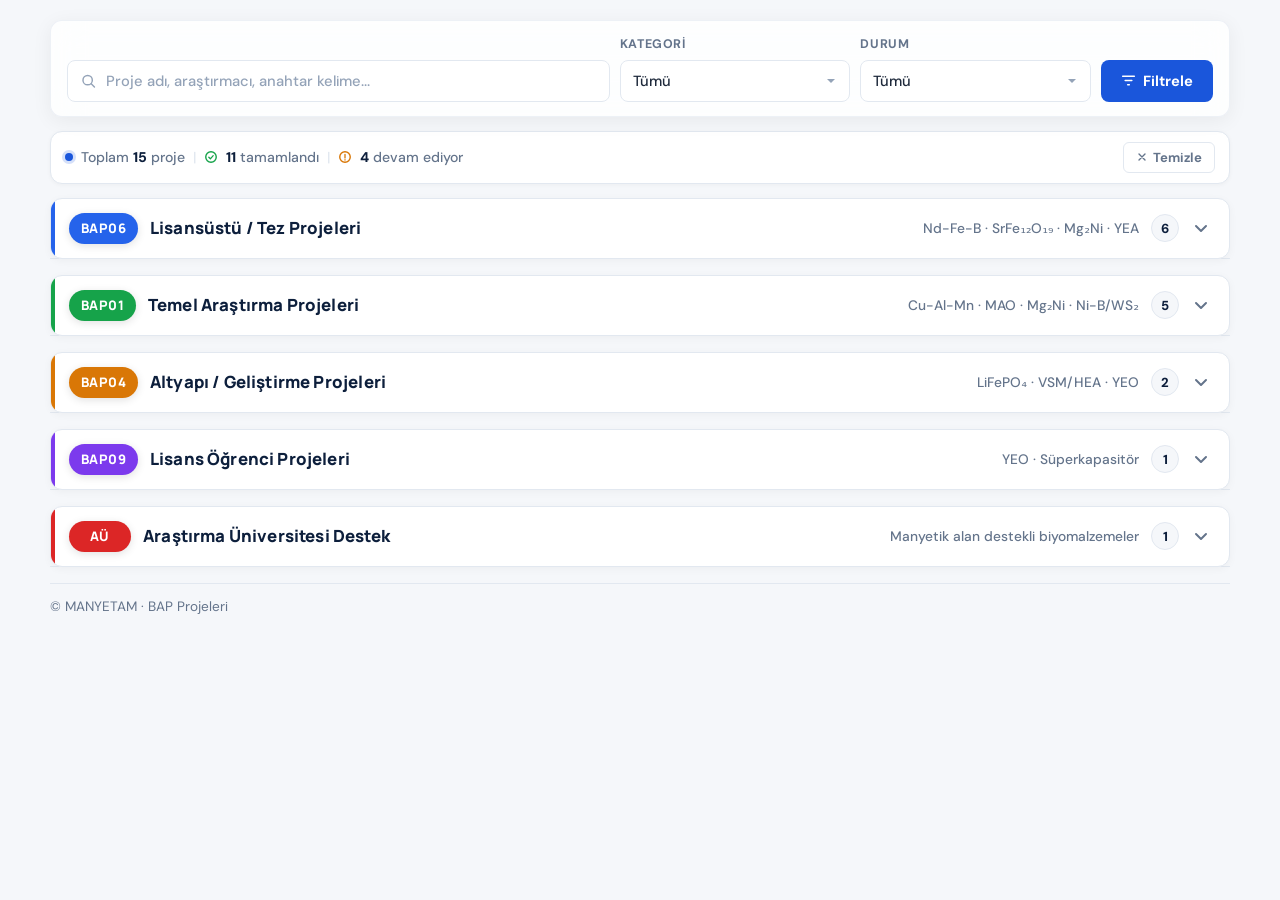
<file: docs/bapprojeleri/index.html>
<!doctype html>
<html lang="tr">
<head>
  <meta charset="UTF-8" />
  <meta name="viewport" content="width=device-width, initial-scale=1.0" />
  <title>BAP Projeleri | MANYETAM</title>
  <meta name="description" content="MANYETAM BAP destekli araştırma projeleri — kategoriye göre filtrelenebilir." />
  <link rel="preconnect" href="https://fonts.googleapis.com">
  <link rel="preconnect" href="https://fonts.gstatic.com" crossorigin>
  <link href="https://fonts.googleapis.com/css2?family=Manrope:wght@700;800&family=DM+Sans:ital,opsz,wght@0,9..40,400;0,9..40,500;0,9..40,600;0,9..40,700;1,9..40,400&display=swap" rel="stylesheet">
  <link rel="stylesheet" href="./style.css" />
</head>
<body>

  <main class="container main-wrap">

    <!-- Filter Panel -->
    <section class="filter-panel" aria-label="Filtreler">
      <div class="filter-grid">
        <div class="search-wrap">
          <svg class="search-ico" viewBox="0 0 20 20" fill="none">
            <circle cx="9" cy="9" r="5.5" stroke="#94a3b8" stroke-width="1.7"/>
            <path d="M13.2 13.2L17 17" stroke="#94a3b8" stroke-width="1.7" stroke-linecap="round"/>
          </svg>
          <input id="qSearch" type="text" class="f-input f-input--search"
            placeholder="Proje adı, araştırmacı, anahtar kelime..." autocomplete="off"/>
        </div>
        <div class="f-field">
          <label class="f-label" for="qCategory">Kategori</label>
          <select id="qCategory" class="f-select">
            <option value="">Tümü</option>
          </select>
        </div>
        <div class="f-field">
          <label class="f-label" for="qStatus">Durum</label>
          <select id="qStatus" class="f-select">
            <option value="">Tümü</option>
            <option value="done">Tamamlandı</option>
            <option value="ongoing">Devam Ediyor</option>
          </select>
        </div>
        <button id="btnFilter" class="btn-primary" type="button">
          <svg viewBox="0 0 18 18" fill="none" width="15" height="15">
            <path d="M2 4h14M5 9h8M8 14h2" stroke="white" stroke-width="1.8" stroke-linecap="round"/>
          </svg>
          Filtrele
        </button>
      </div>
    </section>

    <!-- Stats Bar -->
    <div class="stats-bar">
      <div class="stats-left">
        <span class="stats-dot"></span>
        <span>Toplam <strong id="countTotal">0</strong> proje</span>
        <span class="stats-pipe">|</span>
        <svg width="14" height="14" viewBox="0 0 16 16" fill="none" style="flex-shrink:0">
          <circle cx="8" cy="8" r="6" stroke="#16a34a" stroke-width="1.6"/>
          <path d="M5.5 8.3l1.8 1.8 3.2-3.6" stroke="#16a34a" stroke-width="1.5" stroke-linecap="round" stroke-linejoin="round"/>
        </svg>
        <span><strong id="countDone">0</strong> tamamlandı</span>
        <span class="stats-pipe">|</span>
        <svg width="14" height="14" viewBox="0 0 16 16" fill="none" style="flex-shrink:0">
          <circle cx="8" cy="8" r="6" stroke="#d97706" stroke-width="1.6"/>
          <path d="M8 5v4M8 11v.5" stroke="#d97706" stroke-width="1.5" stroke-linecap="round"/>
        </svg>
        <span><strong id="countOngoing">0</strong> devam ediyor</span>
      </div>
      <div class="stats-right">
        <button id="btnClear" class="exp-btn exp-btn--clear" type="button">
          <svg width="12" height="12" viewBox="0 0 16 16" fill="none">
            <path d="M4 4l8 8M12 4l-8 8" stroke="currentColor" stroke-width="1.8" stroke-linecap="round"/>
          </svg>
          Temizle
        </button>
      </div>
    </div>

    <!-- Project List -->
    <section id="projectList" class="project-list" aria-live="polite"></section>

    <!-- Empty State -->
    <template id="tplEmpty">
      <div class="state-box">
        <div class="state-ico">
          <svg width="48" height="48" viewBox="0 0 48 48" fill="none">
            <circle cx="24" cy="24" r="20" stroke="#cbd5e1" stroke-width="2"/>
            <circle cx="21" cy="21" r="8" stroke="#94a3b8" stroke-width="2.5"/>
            <path d="M27 27l8 8" stroke="#94a3b8" stroke-width="2.5" stroke-linecap="round"/>
          </svg>
        </div>
        <h3>Sonuç bulunamadı</h3>
        <p>Filtreleri değiştirip tekrar deneyebilirsiniz.</p>
      </div>
    </template>

    <!-- Error State -->
    <template id="tplError">
      <div class="state-box state-box--err">
        <div class="state-ico">
          <svg width="48" height="48" viewBox="0 0 48 48" fill="none">
            <path d="M24 8L4 40h40L24 8z" stroke="#dc2626" stroke-width="2.5" fill="none"/>
            <path d="M24 20v10M24 34v2" stroke="#dc2626" stroke-width="2.5" stroke-linecap="round"/>
          </svg>
        </div>
        <h3>Veri yüklenemedi</h3>
        <p><code>projects.json</code> dosyasını kontrol edin.</p>
      </div>
    </template>

    <footer class="site-foot">
      <div class="foot-rule"></div>
      <p>&copy; MANYETAM &middot; BAP Projeleri</p>
    </footer>
  </main>

  <div id="toast" class="toast" role="status" aria-live="polite" aria-atomic="true"></div>
  <script src="./app.js" defer></script>
</body>
</html>
</file>
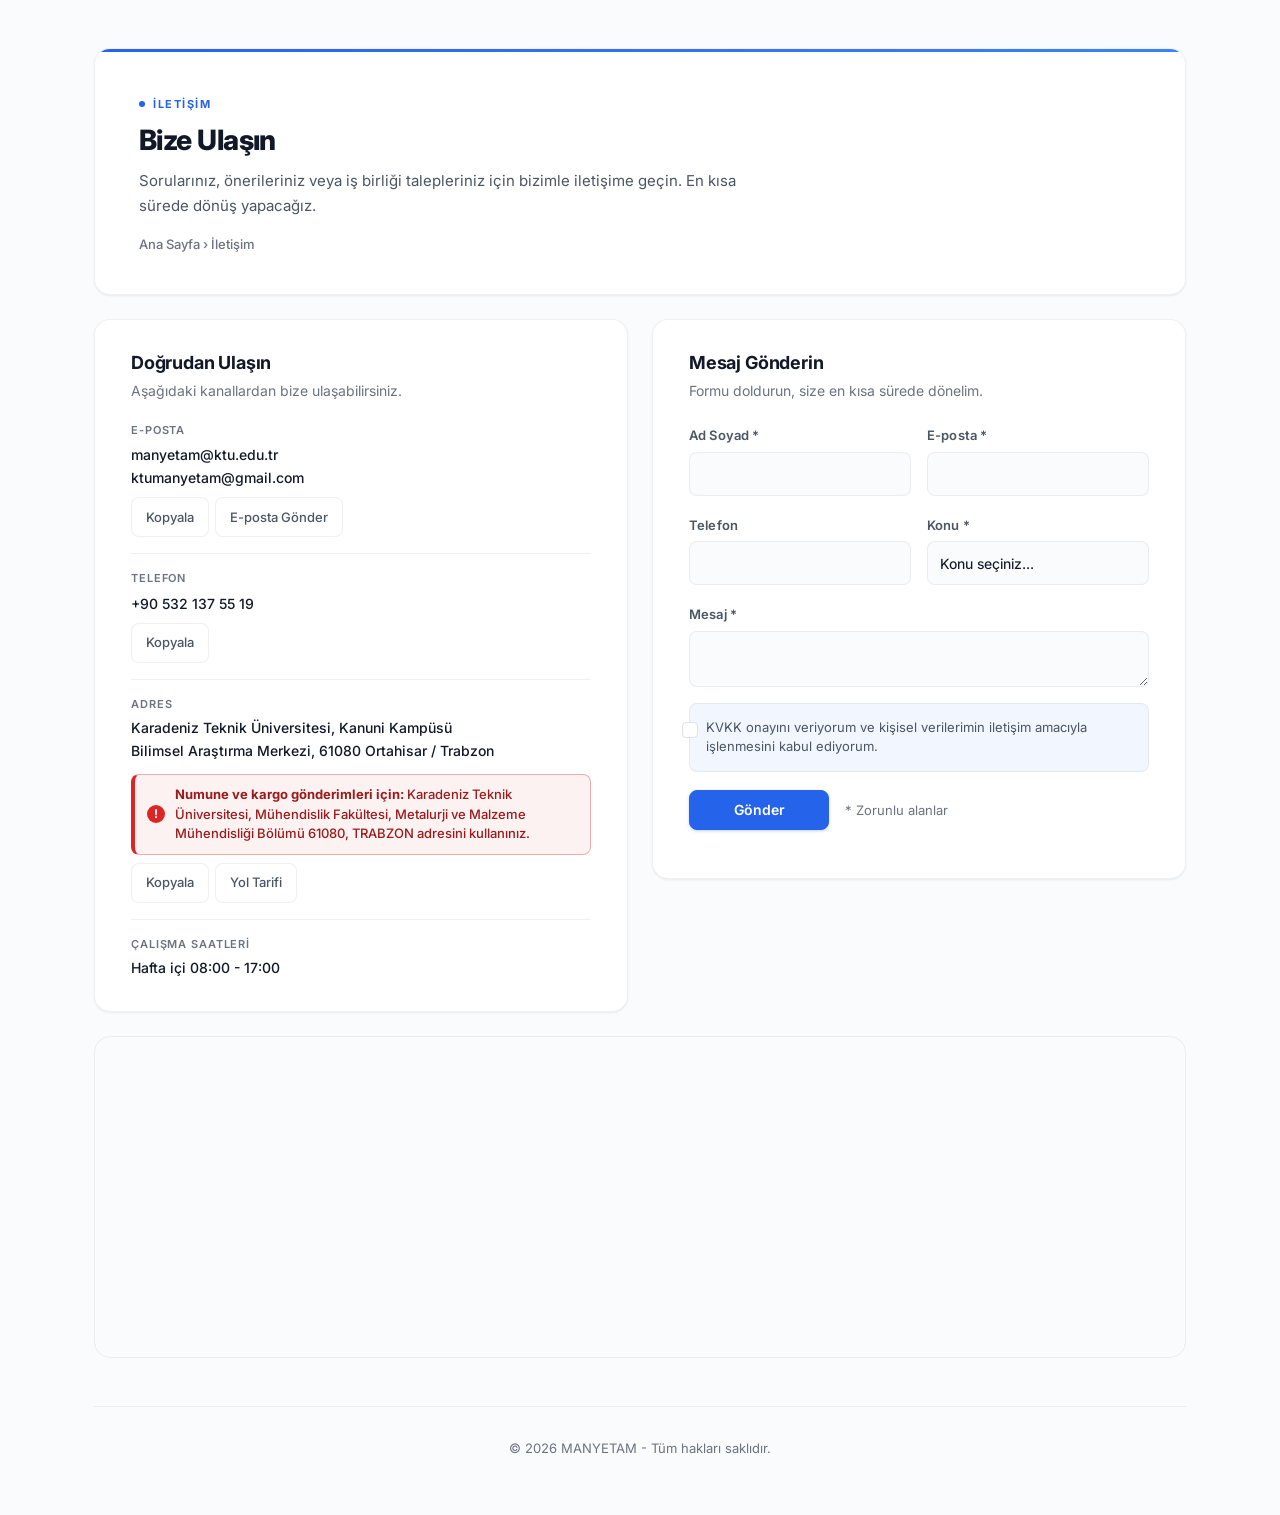
<file: docs/contact/index.html>
<!doctype html>
<html lang="tr">
<head>
  <meta charset="utf-8" />
  <meta name="viewport" content="width=device-width, initial-scale=1" />
  <title>İletişim | MANYETAM</title>
  <meta name="description" content="MANYETAM iletişim sayfası. Sorularınız, iş birliği talepleriniz ve bilgi istekleriniz için bize yazın." />
  <meta property="og:type" content="website" />
  <meta property="og:title" content="İletişim | MANYETAM" />
  <meta property="og:description" content="MANYETAM iletişim sayfası. Sorularınız, iş birliği talepleriniz ve bilgi istekleriniz için bize yazın." />
  <meta property="og:url" content="./" />
  <meta property="og:site_name" content="MANYETAM" />
  <meta name="theme-color" content="#0B5ED7" />

  <link rel="preconnect" href="https://fonts.googleapis.com" />
  <link rel="preconnect" href="https://fonts.gstatic.com" crossorigin />
  <link href="https://fonts.googleapis.com/css2?family=Inter:wght@400;450;500;600;700;800&display=swap" rel="stylesheet" />
  <link
    href="https://cdn.jsdelivr.net/npm/bootstrap@5.3.3/dist/css/bootstrap.min.css"
    rel="stylesheet"
    integrity="sha384-QWTKZyjpPEjISv5WaRU9OFeRpok6YctnYmDr5pNlyT2bRjXh0JMhjY6hW+ALEwIH"
    crossorigin="anonymous"
  />
  <link rel="stylesheet" href="./contact.css" />
  <script type="application/ld+json" id="contactSchema"></script>
</head>
<body class="mny-page">
  <main class="container mny-container py-4 py-lg-5">
    <section class="mny-hero mb-4" aria-labelledby="contactPageTitle">
      <p class="mny-kicker"><span class="mny-kicker-dot" aria-hidden="true"></span>İLETİŞİM</p>
      <h1 id="contactPageTitle" class="mny-hero-title">Bize Ulaşın</h1>
      <p class="mny-hero-description">Sorularınız, önerileriniz veya iş birliği talepleriniz için bizimle iletişime geçin. En kısa sürede dönüş yapacağız.</p>
      <p class="mny-breadcrumb" aria-label="Sayfa yolu">Ana Sayfa &rsaquo; İletişim</p>
    </section>

    <section class="row g-4" aria-label="İletişim içeriği">
      <div class="col-12 col-lg-6">
        <article class="mny-card mny-info-card" aria-labelledby="infoCardTitle">
          <h2 id="infoCardTitle" class="mny-card-title">Doğrudan Ulaşın</h2>
          <p class="mny-card-subtitle">Aşağıdaki kanallardan bize ulaşabilirsiniz.</p>

          <p id="infoOrgName" class="d-none">MANYETAM</p>

          <div class="mny-info-row">
            <p class="mny-info-label">E-posta</p>
            <div id="infoEmails" class="mny-info-value mny-stack"></div>
            <div class="mny-action-row">
              <button type="button" class="btn mny-btn mny-btn-outline btn-sm" data-copy-source="emails">Kopyala</button>
              <a id="emailAction" class="btn mny-btn mny-btn-outline btn-sm" href="#">E-posta Gönder</a>
            </div>
          </div>

          <div class="mny-info-row">
            <p class="mny-info-label">Telefon</p>
            <a id="infoPhone" class="mny-info-value-link" href="#">-</a>
            <div class="mny-action-row">
              <button type="button" class="btn mny-btn mny-btn-outline btn-sm" data-copy-source="phone">Kopyala</button>
            </div>
          </div>

          <div class="mny-info-row">
            <p class="mny-info-label">Adres</p>
            <div id="infoAddress" class="mny-info-value mny-stack"></div>
            <div class="mny-action-row">
              <button type="button" class="btn mny-btn mny-btn-outline btn-sm" data-copy-source="address">Kopyala</button>
              <a id="directionsAction" class="btn mny-btn mny-btn-outline btn-sm" href="#" target="_blank" rel="noopener">Yol Tarifi</a>
            </div>
          </div>

          <div class="mny-info-row">
            <p class="mny-info-label">Çalışma Saatleri</p>
            <p id="infoWorkingHours" class="mny-info-value mb-0">-</p>
          </div>
        </article>
      </div>

      <div class="col-12 col-lg-6">
        <article class="mny-card mny-form-card" aria-labelledby="formCardTitle">
          <h2 id="formCardTitle" class="mny-card-title">Mesaj Gönderin</h2>
          <p class="mny-card-subtitle">Formu doldurun, size en kısa sürede dönelim.</p>

          <!-- Kurulum: contact.config.json -> formspreeEndpoint (hazır) -->
          <p id="endpointHint" class="mny-inline-warning d-none" role="status" aria-live="polite"></p>

          <form id="contactForm" class="row g-3 mt-1" novalidate>
            <div class="col-12 col-md-6">
              <label class="form-label" for="fullName">Ad Soyad <span aria-hidden="true">*</span></label>
              <input class="form-control" id="fullName" name="fullName" type="text" autocomplete="name" required />
            </div>

            <div class="col-12 col-md-6">
              <label class="form-label" for="email">E-posta <span aria-hidden="true">*</span></label>
              <input class="form-control" id="email" name="email" type="email" autocomplete="email" required />
            </div>

            <div class="col-12 col-md-6">
              <label class="form-label" for="phone">Telefon</label>
              <input class="form-control" id="phone" name="phone" type="tel" autocomplete="tel" />
            </div>

            <div class="col-12 col-md-6">
              <label class="form-label" for="subject">Konu <span aria-hidden="true">*</span></label>
              <select class="form-select" id="subject" name="subject" required>
                <option value="" selected disabled>Konu seçiniz...</option>
                <option value="Genel">Genel</option>
                <option value="İş Birliği">İş Birliği</option>
                <option value="Proje">Proje</option>
                <option value="Basın">Basın</option>
                <option value="Diğer">Diğer</option>
              </select>
            </div>

            <div class="col-12">
              <label class="form-label" for="message">Mesaj <span aria-hidden="true">*</span></label>
              <textarea class="form-control mny-message" id="message" name="message" required></textarea>
            </div>

            <div class="col-12">
              <div class="form-check mny-consent-wrap">
                <input class="form-check-input" id="consent" name="consent" type="checkbox" value="approved" required />
                <label class="form-check-label" for="consent">KVKK onayını veriyorum ve kişisel verilerimin iletişim amacıyla işlenmesini kabul ediyorum.</label>
              </div>
            </div>

            <div class="col-12 d-flex flex-wrap align-items-center gap-3">
              <button id="submitButton" type="submit" class="btn mny-btn mny-btn-primary">
                <span id="submitSpinner" class="spinner-border spinner-border-sm me-2 d-none" aria-hidden="true"></span>
                <span id="submitText">Gönder</span>
              </button>
              <p class="mny-helper mb-0">* Zorunlu alanlar</p>
            </div>

            <div class="col-12">
              <div id="formStatus" class="mny-form-status d-none" role="status" aria-live="polite"></div>
            </div>
          </form>
        </article>
      </div>

      <div class="col-12">
        <div class="mny-map-frame mny-map-standalone">
          <iframe id="mapEmbed" title="MANYETAM Konum Haritası" loading="lazy" referrerpolicy="no-referrer-when-downgrade"></iframe>
        </div>
      </div>
    </section>

    <footer class="mny-footer mt-5">
      <p class="mb-0">&copy; <span id="yearNow"></span> MANYETAM - Tüm hakları saklıdır.</p>
    </footer>
  </main>

  <div id="copyToast" class="mny-copy-toast" role="status" aria-live="polite"></div>

  <script src="./contact.js" defer></script>
</body>
</html>
</file>
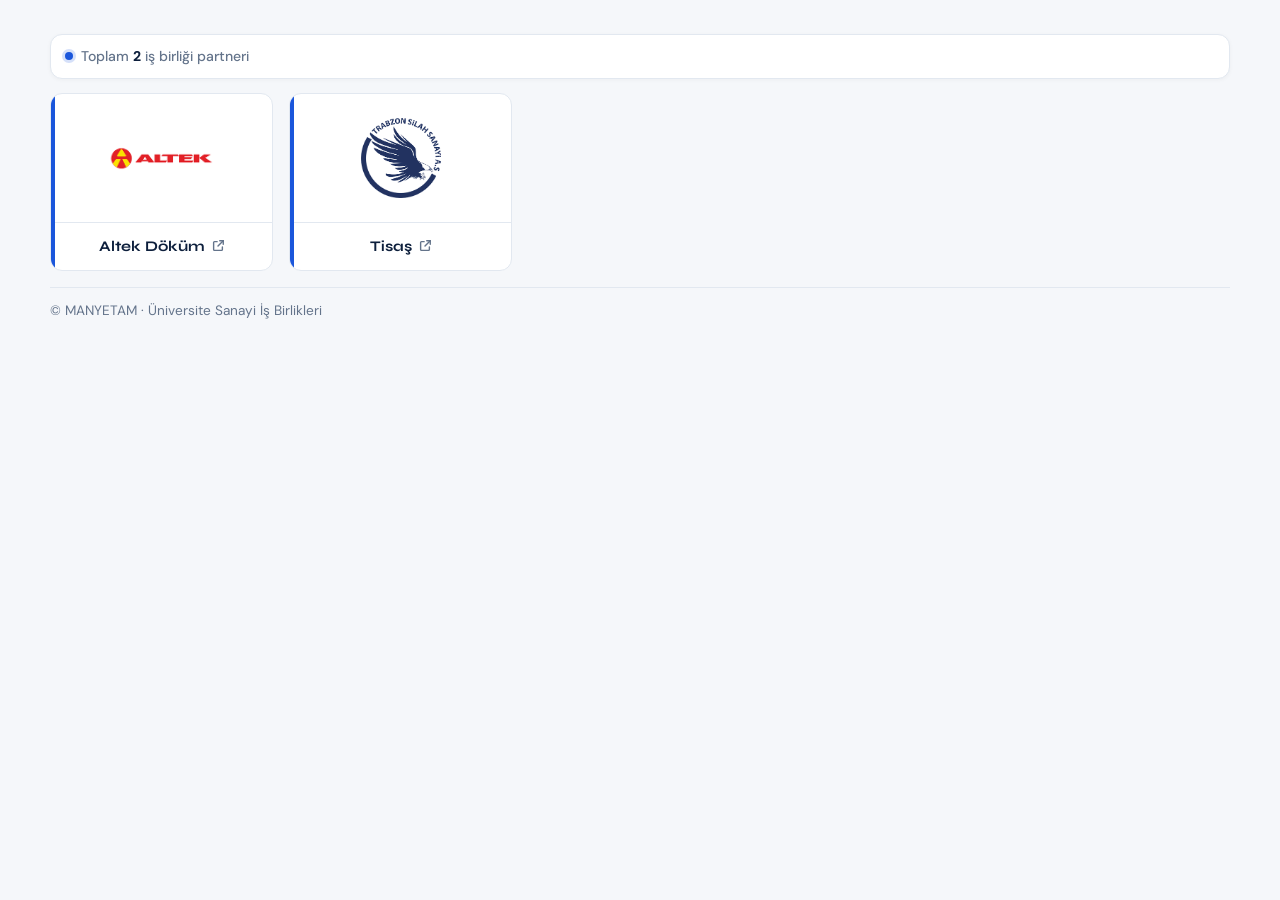
<file: docs/isbirlikleri/index.html>
<!doctype html>
<html lang="tr">
<head>
  <meta charset="UTF-8" />
  <meta name="viewport" content="width=device-width, initial-scale=1.0" />
  <title>Üniversite Sanayi İş Birlikleri | MANYETAM</title>
  <meta name="description" content="MANYETAM üniversite sanayi iş birlikleri — partner firmalar." />
  <link rel="preconnect" href="https://fonts.googleapis.com">
  <link rel="preconnect" href="https://fonts.gstatic.com" crossorigin>
  <link href="https://fonts.googleapis.com/css2?family=Syne:wght@700;800&family=DM+Sans:ital,opsz,wght@0,9..40,400;0,9..40,500;0,9..40,600;0,9..40,700;1,9..40,400&display=swap" rel="stylesheet">
  <link rel="stylesheet" href="./style.css" />
</head>
<body>

  <main class="container main-wrap">

    <!-- Stats Bar -->
    <div class="stats-bar">
      <div class="stats-left">
        <span class="stats-dot"></span>
        <span>Toplam <strong id="countTotal">0</strong> iş birliği partneri</span>
      </div>
    </div>

    <!-- Company Grid -->
    <section id="companyGrid" class="company-grid" aria-live="polite"></section>

    <!-- Empty State -->
    <template id="tplEmpty">
      <div class="state-box">
        <div class="state-ico">
          <svg width="48" height="48" viewBox="0 0 48 48" fill="none">
            <rect x="8" y="12" width="32" height="24" rx="3" stroke="#94a3b8" stroke-width="2.5"/>
            <path d="M8 20h32" stroke="#94a3b8" stroke-width="2"/>
            <circle cx="24" cy="30" r="4" stroke="#cbd5e1" stroke-width="2"/>
          </svg>
        </div>
        <h3>Partner bulunamadı</h3>
        <p>Henüz iş birliği verisi eklenmemiş.</p>
      </div>
    </template>

    <!-- Error State -->
    <template id="tplError">
      <div class="state-box state-box--err">
        <div class="state-ico">
          <svg width="48" height="48" viewBox="0 0 48 48" fill="none">
            <path d="M24 8L4 40h40L24 8z" stroke="#dc2626" stroke-width="2.5" fill="none"/>
            <path d="M24 20v10M24 34v2" stroke="#dc2626" stroke-width="2.5" stroke-linecap="round"/>
          </svg>
        </div>
        <h3>Veri yüklenemedi</h3>
        <p><code>companies.json</code> dosyasını kontrol edin.</p>
      </div>
    </template>

    <footer class="site-foot">
      <div class="foot-rule"></div>
      <p>&copy; MANYETAM &middot; Üniversite Sanayi İş Birlikleri</p>
    </footer>
  </main>

  <div id="toast" class="toast" role="status" aria-live="polite" aria-atomic="true"></div>
  <script src="./app.js" defer></script>
</body>
</html>
</file>
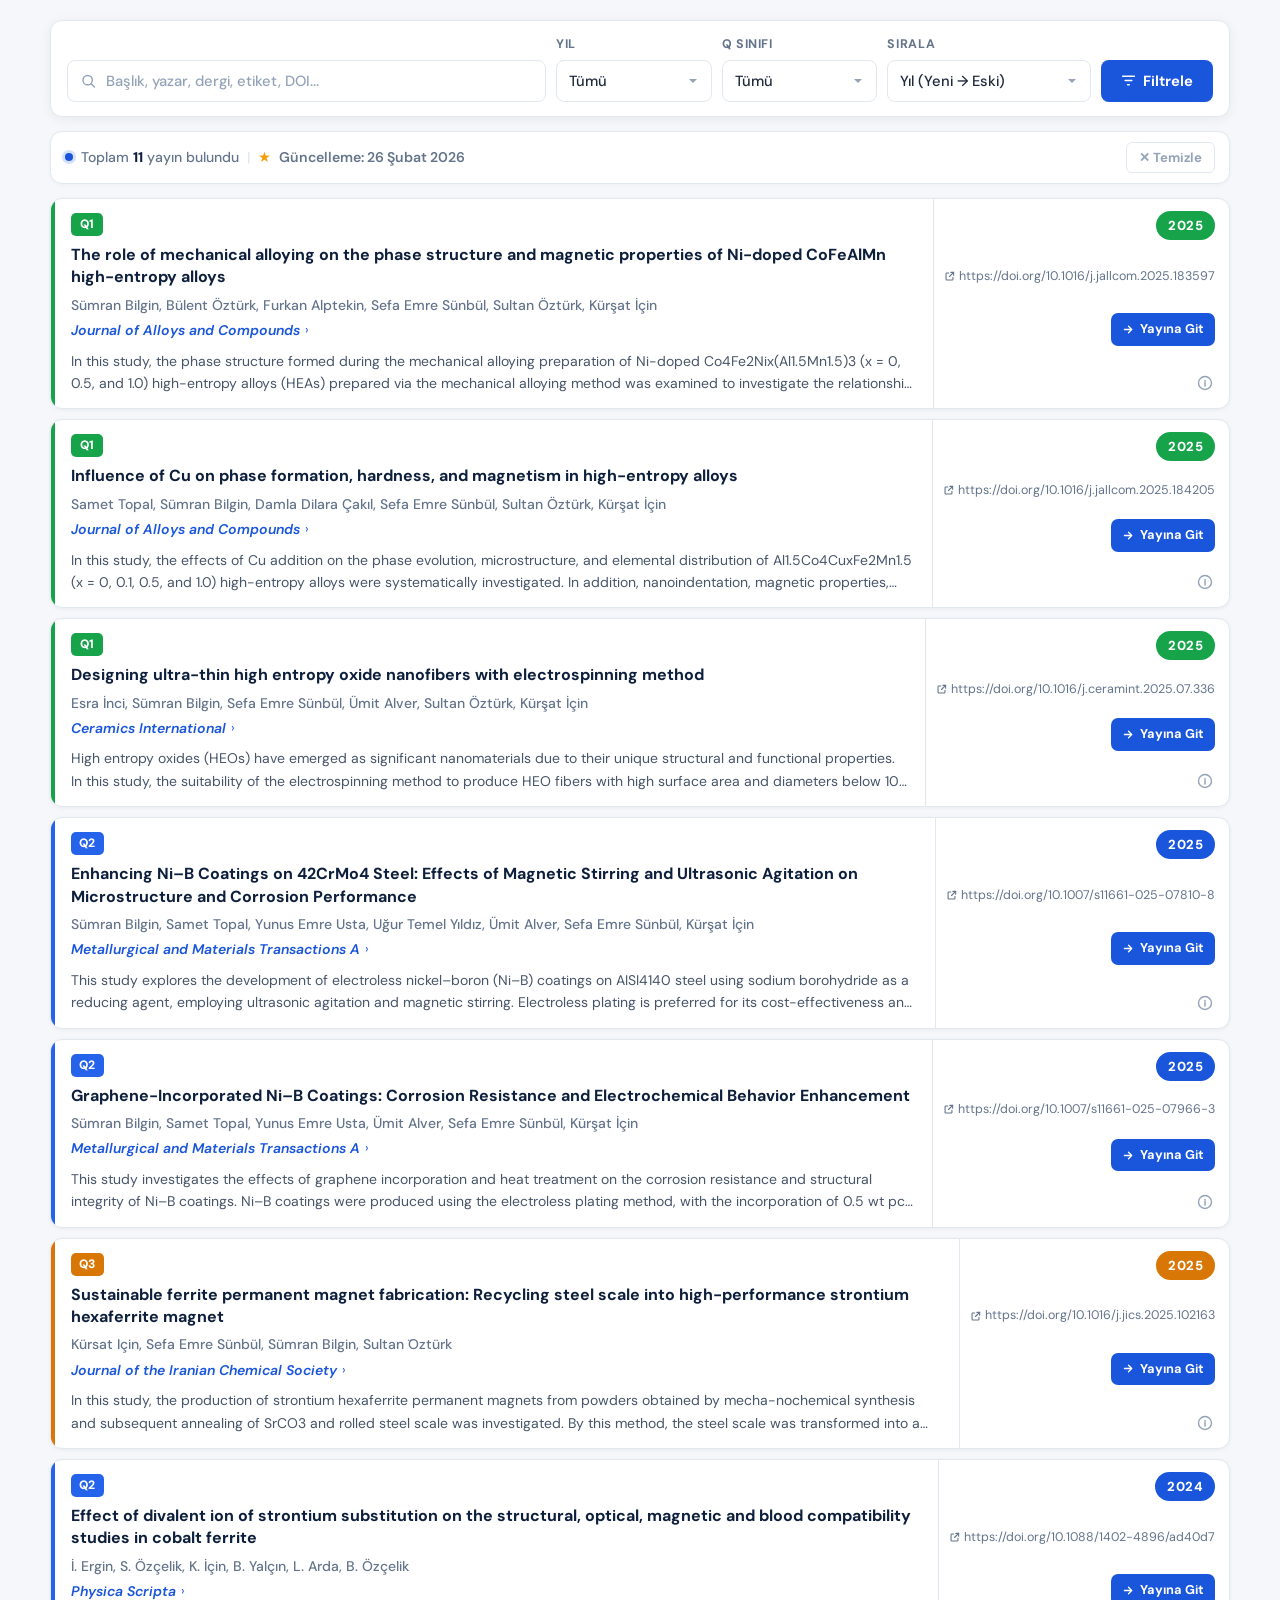
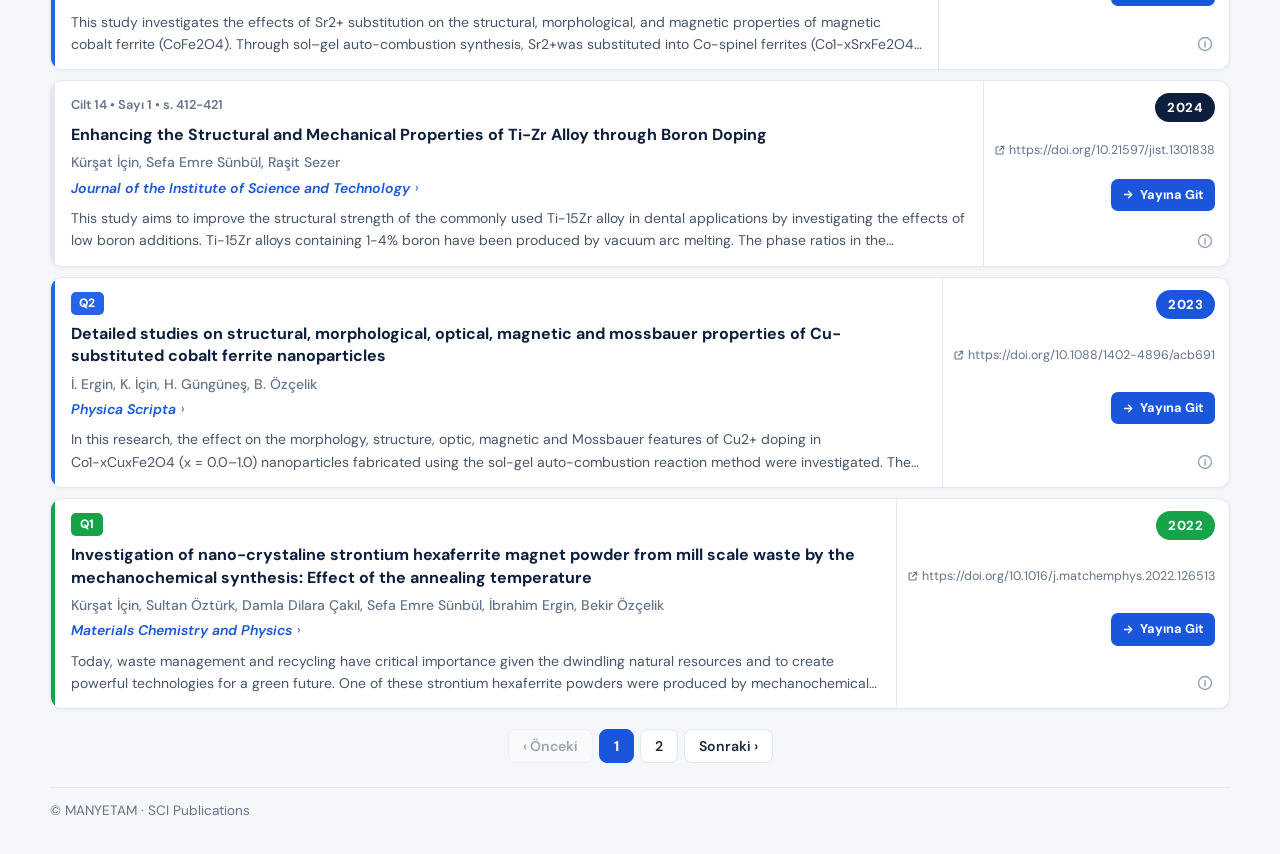
<file: docs/sci/index.html>
<!doctype html>
<html lang="tr">
<head>
  <meta charset="UTF-8" />
  <meta name="viewport" content="width=device-width, initial-scale=1.0" />
  <title>SCI Yayınlar | MANYETAM</title>
  <meta name="description" content="MANYETAM SCI yayınlar listesi — filtrelenebilir, güncellenebilir." />
  <link rel="preconnect" href="https://fonts.googleapis.com">
  <link rel="preconnect" href="https://fonts.gstatic.com" crossorigin>
  <link href="https://fonts.googleapis.com/css2?family=Syne:wght@700;800&family=DM+Sans:ital,opsz,wght@0,9..40,400;0,9..40,500;0,9..40,600;0,9..40,700;1,9..40,400&display=swap" rel="stylesheet">
  <link rel="stylesheet" href="./style.css" />
</head>
<body>

  <main class="container main-wrap">

    <section class="filter-panel" aria-label="Filtreler">
      <div class="filter-grid">
        <div class="search-wrap">
          <svg class="search-ico" viewBox="0 0 20 20" fill="none">
            <circle cx="9" cy="9" r="5.5" stroke="#94a3b8" stroke-width="1.7"/>
            <path d="M13.2 13.2L17 17" stroke="#94a3b8" stroke-width="1.7" stroke-linecap="round"/>
          </svg>
          <input id="qSearch" type="text" class="f-input f-input--search"
            placeholder="Başlık, yazar, dergi, etiket, DOI..." autocomplete="off"/>
        </div>
        <div class="f-field">
          <label class="f-label" for="qYear">Yıl</label>
          <select id="qYear" class="f-select"><option value="">Tümü</option></select>
        </div>
        <div class="f-field">
          <label class="f-label" for="qQuartile">Q Sınıfı</label>
          <select id="qQuartile" class="f-select">
            <option value="">Tümü</option>
            <option value="Q1">Q1</option>
            <option value="Q2">Q2</option>
            <option value="Q3">Q3</option>
            <option value="Q4">Q4</option>
          </select>
        </div>
        <div class="f-field">
          <label class="f-label" for="qSort">Sırala</label>
          <select id="qSort" class="f-select">
            <option value="year-desc">Yıl (Yeni → Eski)</option>
            <option value="year-asc">Yıl (Eski → Yeni)</option>
            <option value="title-asc">Başlık (A–Z)</option>
            <option value="journal-asc">Dergi (A–Z)</option>
          </select>
        </div>
        <button id="btnFilter" class="btn-primary" type="button">
          <svg viewBox="0 0 18 18" fill="none" width="15" height="15">
            <path d="M2 4h14M5 9h8M8 14h2" stroke="white" stroke-width="1.8" stroke-linecap="round"/>
          </svg>
          Filtrele
        </button>
      </div>
    </section>

    <div class="stats-bar">
      <div class="stats-left">
        <span class="stats-dot"></span>
        <span>Toplam <strong id="countText">…</strong> yayın bulundu</span>
        <span class="stats-pipe">|</span>
        <span class="stats-star">★</span>
        <span id="lastUpdated" class="stats-date"></span>
      </div>
      <div class="stats-right">
        <button id="btnClear" class="exp-btn exp-btn--clear" type="button">✕ Temizle</button>
      </div>
    </div>

    <section id="list" class="pub-list" aria-live="polite"></section>

    <nav id="pagination" class="pagination" aria-label="Sayfalama"></nav>

    <template id="tplEmpty">
      <div class="state-box">
        <div class="state-ico">🔍</div>
        <h3>Sonuç bulunamadı</h3>
        <p>Filtreleri değiştirip tekrar deneyebilirsin.</p>
      </div>
    </template>
    <template id="tplError">
      <div class="state-box state-box--err">
        <div class="state-ico">⚠️</div>
        <h3>Veri yüklenemedi</h3>
        <p><code>publications.json</code> dosyasını kontrol et.</p>
      </div>
    </template>

    <footer class="site-foot">
      <div class="foot-rule"></div>
      <p>© MANYETAM · SCI Publications</p>
    </footer>
  </main>

  <div id="toast" class="toast" role="status" aria-live="polite" aria-atomic="true"></div>
  <script src="./app.js" defer></script>
</body>
</html>
</file>
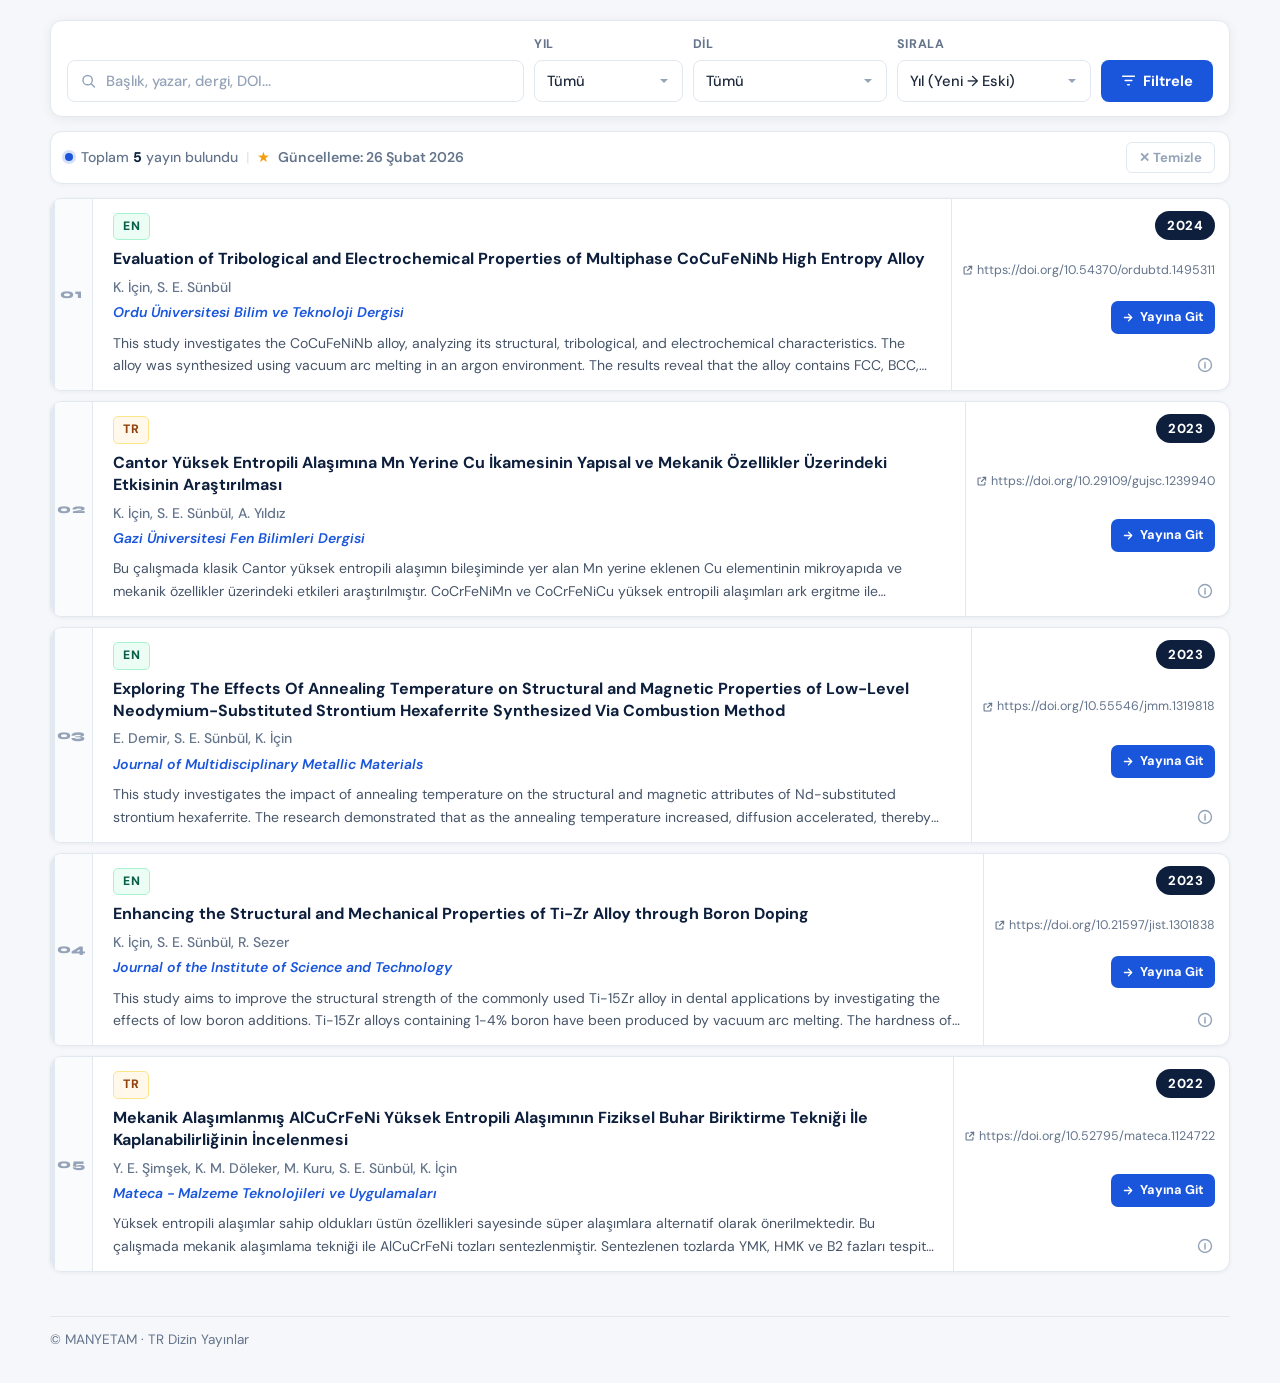
<file: docs/trdizin/index.html>
<!doctype html>
<html lang="tr">
<head>
  <meta charset="UTF-8" />
  <meta name="viewport" content="width=device-width, initial-scale=1.0" />
  <title>TR Dizin Yayınlar | MANYETAM</title>
  <meta name="description" content="MANYETAM TR Dizin yayınlar listesi." />
  <link rel="preconnect" href="https://fonts.googleapis.com">
  <link rel="preconnect" href="https://fonts.gstatic.com" crossorigin>
  <link href="https://fonts.googleapis.com/css2?family=Syne:wght@700;800&family=DM+Sans:ital,opsz,wght@0,9..40,400;0,9..40,500;0,9..40,600;0,9..40,700;1,9..40,400&display=swap" rel="stylesheet">
  <link rel="stylesheet" href="./style.css" />
</head>
<body>

  <main class="container main-wrap">

    <!-- Filtre Paneli -->
    <section class="filter-panel" aria-label="Filtreler">
      <div class="filter-grid filter-grid--trdizin">
        <div class="search-wrap">
          <svg class="search-ico" viewBox="0 0 20 20" fill="none">
            <circle cx="9" cy="9" r="5.5" stroke="#94a3b8" stroke-width="1.7"/>
            <path d="M13.2 13.2L17 17" stroke="#94a3b8" stroke-width="1.7" stroke-linecap="round"/>
          </svg>
          <input id="qSearch" type="text" class="f-input f-input--search"
            placeholder="Başlık, yazar, dergi, DOI..." autocomplete="off"/>
        </div>
        <div class="f-field">
          <label class="f-label" for="qYear">Yıl</label>
          <select id="qYear" class="f-select"><option value="">Tümü</option></select>
        </div>
        <div class="f-field">
          <label class="f-label" for="qLang">Dil</label>
          <select id="qLang" class="f-select">
            <option value="">Tümü</option>
            <option value="TR">Türkçe</option>
            <option value="EN">İngilizce</option>
          </select>
        </div>
        <div class="f-field">
          <label class="f-label" for="qSort">Sırala</label>
          <select id="qSort" class="f-select">
            <option value="year-desc">Yıl (Yeni → Eski)</option>
            <option value="year-asc">Yıl (Eski → Yeni)</option>
            <option value="title-asc">Başlık (A–Z)</option>
            <option value="journal-asc">Dergi (A–Z)</option>
          </select>
        </div>
        <button id="btnFilter" class="btn-primary" type="button">
          <svg viewBox="0 0 18 18" fill="none" width="15" height="15">
            <path d="M2 4h14M5 9h8M8 14h2" stroke="white" stroke-width="1.8" stroke-linecap="round"/>
          </svg>
          Filtrele
        </button>
      </div>
    </section>

    <!-- Stats Bar -->
    <div class="stats-bar">
      <div class="stats-left">
        <span class="stats-dot"></span>
        <span>Toplam <strong id="countText">…</strong> yayın bulundu</span>
        <span class="stats-pipe">|</span>
        <span class="stats-star">★</span>
        <span id="lastUpdated" class="stats-date"></span>
      </div>
      <div class="stats-right">
        <button id="btnClear" class="exp-btn exp-btn--clear" type="button">✕ Temizle</button>
      </div>
    </div>

    <!-- Yayın Listesi -->
    <section id="list" class="pub-list" aria-live="polite"></section>

    <!-- Pagination -->
    <nav id="pagination" class="pagination" aria-label="Sayfalama"></nav>

    <template id="tplEmpty">
      <div class="state-box">
        <div class="state-ico">🔍</div>
        <h3>Sonuç bulunamadı</h3>
        <p>Filtreleri değiştirip tekrar deneyebilirsin.</p>
      </div>
    </template>
    <template id="tplError">
      <div class="state-box state-box--err">
        <div class="state-ico">⚠️</div>
        <h3>Veri yüklenemedi</h3>
        <p><code>publications.json</code> dosyasını kontrol et.</p>
      </div>
    </template>

    <footer class="site-foot">
      <div class="foot-rule"></div>
      <p>© MANYETAM · TR Dizin Yayınlar</p>
    </footer>
  </main>

  <div id="toast" class="toast" role="status" aria-live="polite" aria-atomic="true"></div>
  <script src="./app.js" defer></script>
</body>
</html>
</file>
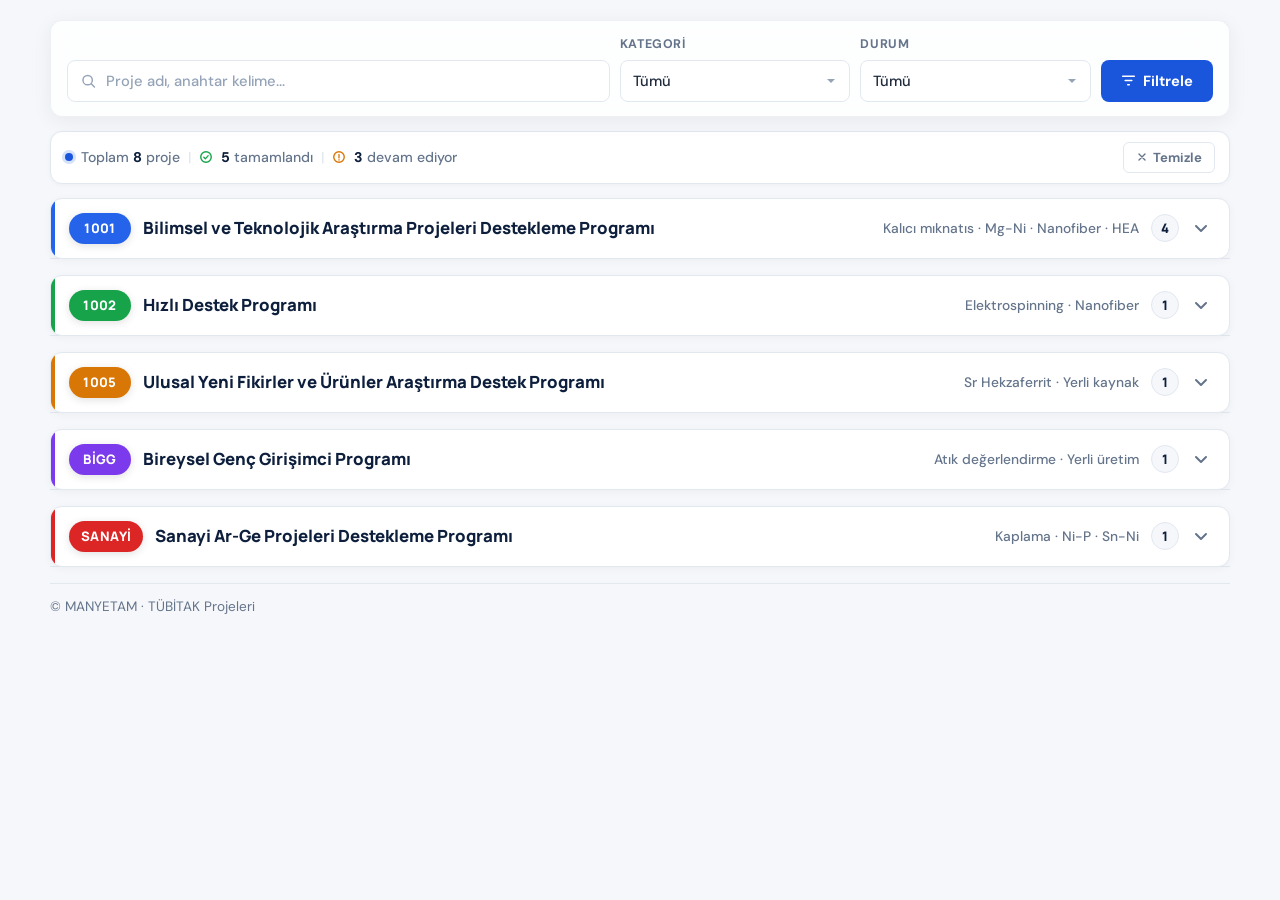
<file: docs/tubitakprojeleri/index.html>
<!doctype html>
<html lang="tr">
<head>
  <meta charset="UTF-8" />
  <meta name="viewport" content="width=device-width, initial-scale=1.0" />
  <title>TÜBİTAK Projeleri | MANYETAM</title>
  <meta name="description" content="MANYETAM TÜBİTAK destekli araştırma projeleri — kategoriye göre filtrelenebilir." />
  <link rel="preconnect" href="https://fonts.googleapis.com">
  <link rel="preconnect" href="https://fonts.gstatic.com" crossorigin>
  <link href="https://fonts.googleapis.com/css2?family=Manrope:wght@600;700;800&family=DM+Sans:ital,opsz,wght@0,9..40,400;0,9..40,500;0,9..40,600;0,9..40,700;1,9..40,400&display=swap" rel="stylesheet">
  <link rel="stylesheet" href="./style.css" />
</head>
<body>

  <main class="container main-wrap">

    <!-- Filter Panel -->
    <section class="filter-panel" aria-label="Filtreler">
      <div class="filter-grid">
        <div class="search-wrap">
          <svg class="search-ico" viewBox="0 0 20 20" fill="none">
            <circle cx="9" cy="9" r="5.5" stroke="#94a3b8" stroke-width="1.7"/>
            <path d="M13.2 13.2L17 17" stroke="#94a3b8" stroke-width="1.7" stroke-linecap="round"/>
          </svg>
          <input id="qSearch" type="text" class="f-input f-input--search"
            placeholder="Proje adı, anahtar kelime..." autocomplete="off"/>
        </div>
        <div class="f-field">
          <label class="f-label" for="qCategory">Kategori</label>
          <select id="qCategory" class="f-select">
            <option value="">Tümü</option>
          </select>
        </div>
        <div class="f-field">
          <label class="f-label" for="qStatus">Durum</label>
          <select id="qStatus" class="f-select">
            <option value="">Tümü</option>
            <option value="done">Tamamlandı</option>
            <option value="ongoing">Devam Ediyor</option>
          </select>
        </div>
        <button id="btnFilter" class="btn-primary" type="button">
          <svg viewBox="0 0 18 18" fill="none" width="15" height="15">
            <path d="M2 4h14M5 9h8M8 14h2" stroke="white" stroke-width="1.8" stroke-linecap="round"/>
          </svg>
          Filtrele
        </button>
      </div>
    </section>

    <!-- Stats Bar -->
    <div class="stats-bar">
      <div class="stats-left">
        <span class="stats-dot"></span>
        <span>Toplam <strong id="countTotal">0</strong> proje</span>
        <span class="stats-pipe">|</span>
        <svg width="14" height="14" viewBox="0 0 16 16" fill="none" style="flex-shrink:0">
          <circle cx="8" cy="8" r="6" stroke="#16a34a" stroke-width="1.6"/>
          <path d="M5.5 8.3l1.8 1.8 3.2-3.6" stroke="#16a34a" stroke-width="1.5" stroke-linecap="round" stroke-linejoin="round"/>
        </svg>
        <span><strong id="countDone">0</strong> tamamlandı</span>
        <span class="stats-pipe">|</span>
        <svg width="14" height="14" viewBox="0 0 16 16" fill="none" style="flex-shrink:0">
          <circle cx="8" cy="8" r="6" stroke="#d97706" stroke-width="1.6"/>
          <path d="M8 5v4M8 11v.5" stroke="#d97706" stroke-width="1.5" stroke-linecap="round"/>
        </svg>
        <span><strong id="countOngoing">0</strong> devam ediyor</span>
      </div>
      <div class="stats-right">
        <button id="btnClear" class="exp-btn exp-btn--clear" type="button">
          <svg width="12" height="12" viewBox="0 0 16 16" fill="none">
            <path d="M4 4l8 8M12 4l-8 8" stroke="currentColor" stroke-width="1.8" stroke-linecap="round"/>
          </svg>
          Temizle
        </button>
      </div>
    </div>

    <!-- Project List -->
    <section id="projectList" class="project-list" aria-live="polite"></section>

    <!-- Empty State -->
    <template id="tplEmpty">
      <div class="state-box">
        <div class="state-ico">
          <svg width="48" height="48" viewBox="0 0 48 48" fill="none">
            <circle cx="24" cy="24" r="20" stroke="#cbd5e1" stroke-width="2"/>
            <circle cx="21" cy="21" r="8" stroke="#94a3b8" stroke-width="2.5"/>
            <path d="M27 27l8 8" stroke="#94a3b8" stroke-width="2.5" stroke-linecap="round"/>
          </svg>
        </div>
        <h3>Sonuç bulunamadı</h3>
        <p>Filtreleri değiştirip tekrar deneyebilirsiniz.</p>
      </div>
    </template>

    <!-- Error State -->
    <template id="tplError">
      <div class="state-box state-box--err">
        <div class="state-ico">
          <svg width="48" height="48" viewBox="0 0 48 48" fill="none">
            <path d="M24 8L4 40h40L24 8z" stroke="#dc2626" stroke-width="2.5" fill="none"/>
            <path d="M24 20v10M24 34v2" stroke="#dc2626" stroke-width="2.5" stroke-linecap="round"/>
          </svg>
        </div>
        <h3>Veri yüklenemedi</h3>
        <p><code>projects.json</code> dosyasını kontrol edin.</p>
      </div>
    </template>

    <footer class="site-foot">
      <div class="foot-rule"></div>
      <p>&copy; MANYETAM &middot; TÜBİTAK Projeleri</p>
    </footer>
  </main>

  <div id="toast" class="toast" role="status" aria-live="polite" aria-atomic="true"></div>
  <script src="./app.js" defer></script>
</body>
</html>
</file>
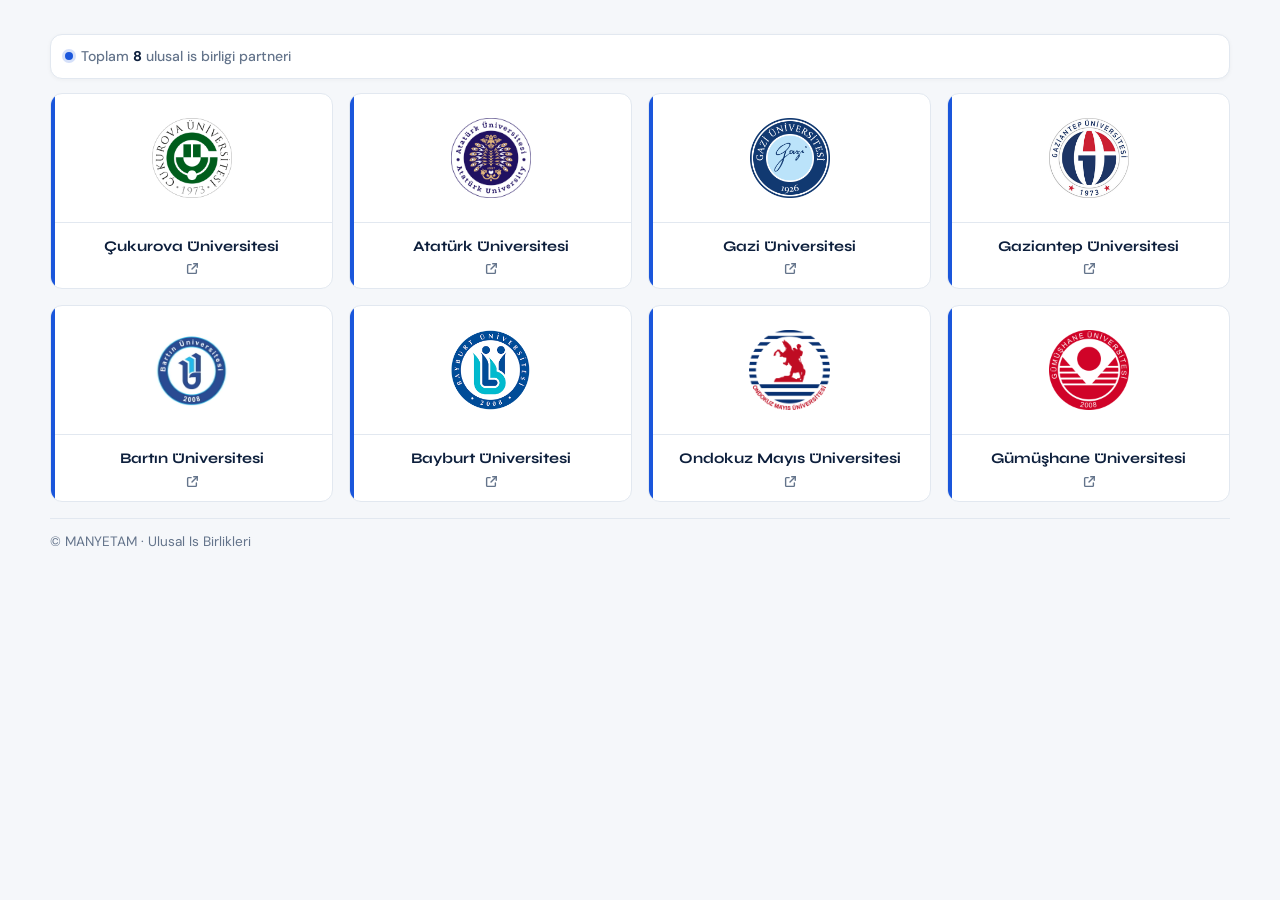
<file: docs/ulusalisbirlikleri/index.html>
<!doctype html>
<html lang="tr">
<head>
  <meta charset="UTF-8" />
  <meta name="viewport" content="width=device-width, initial-scale=1.0" />
  <title>Ulusal Is Birlikleri | MANYETAM</title>
  <meta name="description" content="MANYETAM ulusal is birlikleri — partner kurumlar." />
  <link rel="preconnect" href="https://fonts.googleapis.com">
  <link rel="preconnect" href="https://fonts.gstatic.com" crossorigin>
  <link href="https://fonts.googleapis.com/css2?family=Syne:wght@700;800&family=DM+Sans:ital,opsz,wght@0,9..40,400;0,9..40,500;0,9..40,600;0,9..40,700;1,9..40,400&display=swap" rel="stylesheet">
  <link rel="stylesheet" href="./style.css" />
</head>
<body>

  <main class="container main-wrap">

    <!-- Stats Bar -->
    <div class="stats-bar">
      <div class="stats-left">
        <span class="stats-dot"></span>
        <span>Toplam <strong id="countTotal">0</strong> ulusal is birligi partneri</span>
      </div>
    </div>

    <!-- Company Grid -->
    <section id="companyGrid" class="company-grid" aria-live="polite"></section>

    <!-- Empty State -->
    <template id="tplEmpty">
      <div class="state-box">
        <div class="state-ico">
          <svg width="48" height="48" viewBox="0 0 48 48" fill="none">
            <rect x="8" y="12" width="32" height="24" rx="3" stroke="#94a3b8" stroke-width="2.5"/>
            <path d="M8 20h32" stroke="#94a3b8" stroke-width="2"/>
            <circle cx="24" cy="30" r="4" stroke="#cbd5e1" stroke-width="2"/>
          </svg>
        </div>
        <h3>Partner bulunamadi</h3>
        <p>Henuz ulusal is birligi verisi eklenmemis.</p>
      </div>
    </template>

    <!-- Error State -->
    <template id="tplError">
      <div class="state-box state-box--err">
        <div class="state-ico">
          <svg width="48" height="48" viewBox="0 0 48 48" fill="none">
            <path d="M24 8L4 40h40L24 8z" stroke="#dc2626" stroke-width="2.5" fill="none"/>
            <path d="M24 20v10M24 34v2" stroke="#dc2626" stroke-width="2.5" stroke-linecap="round"/>
          </svg>
        </div>
        <h3>Veri yuklenemedi</h3>
        <p><code>companies.json</code> dosyasini kontrol edin.</p>
      </div>
    </template>

    <footer class="site-foot">
      <div class="foot-rule"></div>
      <p>&copy; MANYETAM &middot; Ulusal Is Birlikleri</p>
    </footer>
  </main>

  <div id="toast" class="toast" role="status" aria-live="polite" aria-atomic="true"></div>
  <script src="./app.js" defer></script>
</body>
</html>
</file>
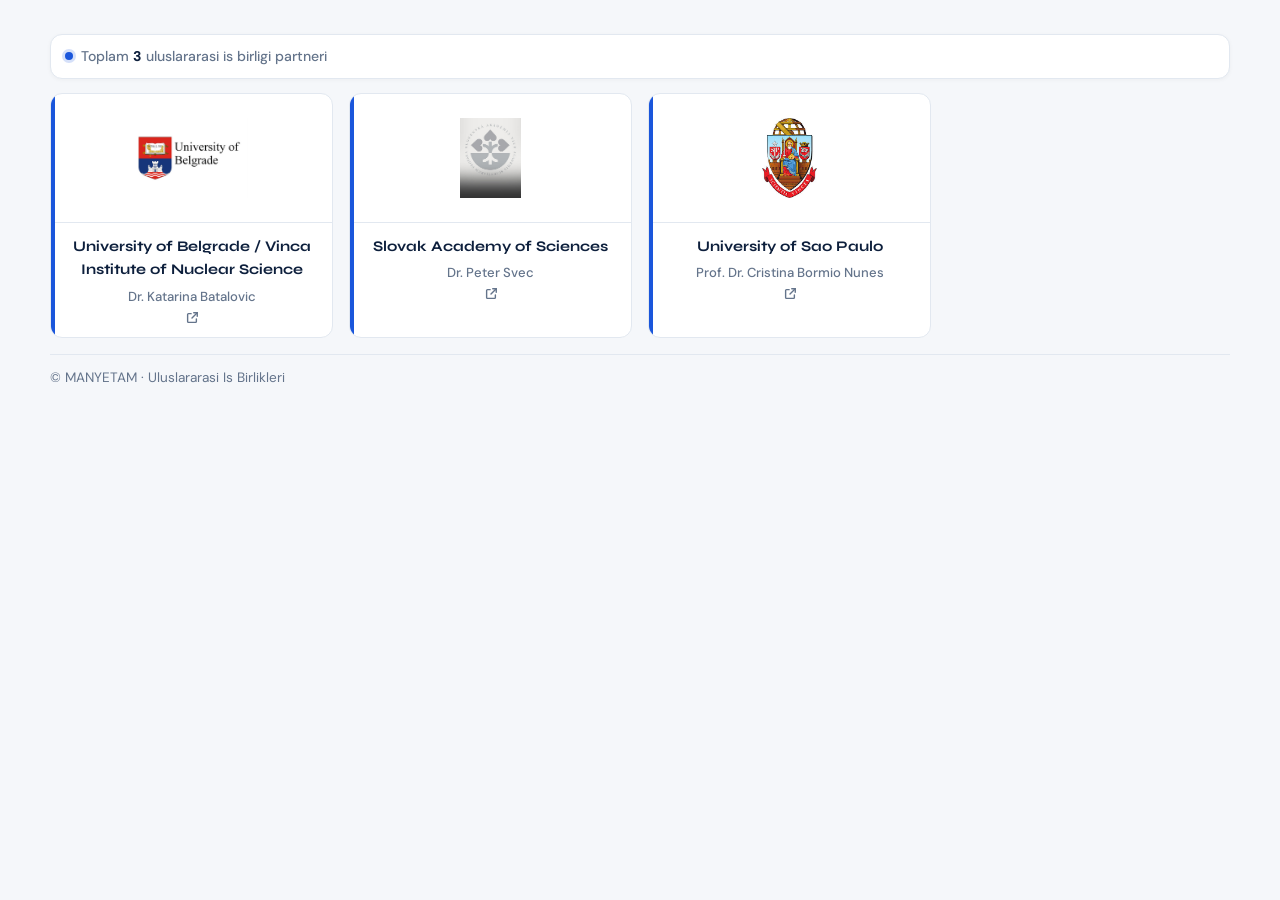
<file: docs/uluslarisbirlikleri/index.html>
<!doctype html>
<html lang="tr">
<head>
  <meta charset="UTF-8" />
  <meta name="viewport" content="width=device-width, initial-scale=1.0" />
  <title>Uluslararasi Is Birlikleri | MANYETAM</title>
  <meta name="description" content="MANYETAM uluslararasi is birlikleri — partner kurumlar." />
  <link rel="preconnect" href="https://fonts.googleapis.com">
  <link rel="preconnect" href="https://fonts.gstatic.com" crossorigin>
  <link href="https://fonts.googleapis.com/css2?family=Syne:wght@700;800&family=DM+Sans:ital,opsz,wght@0,9..40,400;0,9..40,500;0,9..40,600;0,9..40,700;1,9..40,400&display=swap" rel="stylesheet">
  <link rel="stylesheet" href="./style.css" />
</head>
<body>

  <main class="container main-wrap">

    <!-- Stats Bar -->
    <div class="stats-bar">
      <div class="stats-left">
        <span class="stats-dot"></span>
        <span>Toplam <strong id="countTotal">0</strong> uluslararasi is birligi partneri</span>
      </div>
    </div>

    <!-- Company Grid -->
    <section id="companyGrid" class="company-grid" aria-live="polite"></section>

    <!-- Empty State -->
    <template id="tplEmpty">
      <div class="state-box">
        <div class="state-ico">
          <svg width="48" height="48" viewBox="0 0 48 48" fill="none">
            <rect x="8" y="12" width="32" height="24" rx="3" stroke="#94a3b8" stroke-width="2.5"/>
            <path d="M8 20h32" stroke="#94a3b8" stroke-width="2"/>
            <circle cx="24" cy="30" r="4" stroke="#cbd5e1" stroke-width="2"/>
          </svg>
        </div>
        <h3>Partner bulunamadi</h3>
        <p>Henuz uluslararasi is birligi verisi eklenmemis.</p>
      </div>
    </template>

    <!-- Error State -->
    <template id="tplError">
      <div class="state-box state-box--err">
        <div class="state-ico">
          <svg width="48" height="48" viewBox="0 0 48 48" fill="none">
            <path d="M24 8L4 40h40L24 8z" stroke="#dc2626" stroke-width="2.5" fill="none"/>
            <path d="M24 20v10M24 34v2" stroke="#dc2626" stroke-width="2.5" stroke-linecap="round"/>
          </svg>
        </div>
        <h3>Veri yuklenemedi</h3>
        <p><code>companies.json</code> dosyasini kontrol edin.</p>
      </div>
    </template>

    <footer class="site-foot">
      <div class="foot-rule"></div>
      <p>&copy; MANYETAM &middot; Uluslararasi Is Birlikleri</p>
    </footer>
  </main>

  <div id="toast" class="toast" role="status" aria-live="polite" aria-atomic="true"></div>
  <script src="./app.js" defer></script>
</body>
</html>
</file>
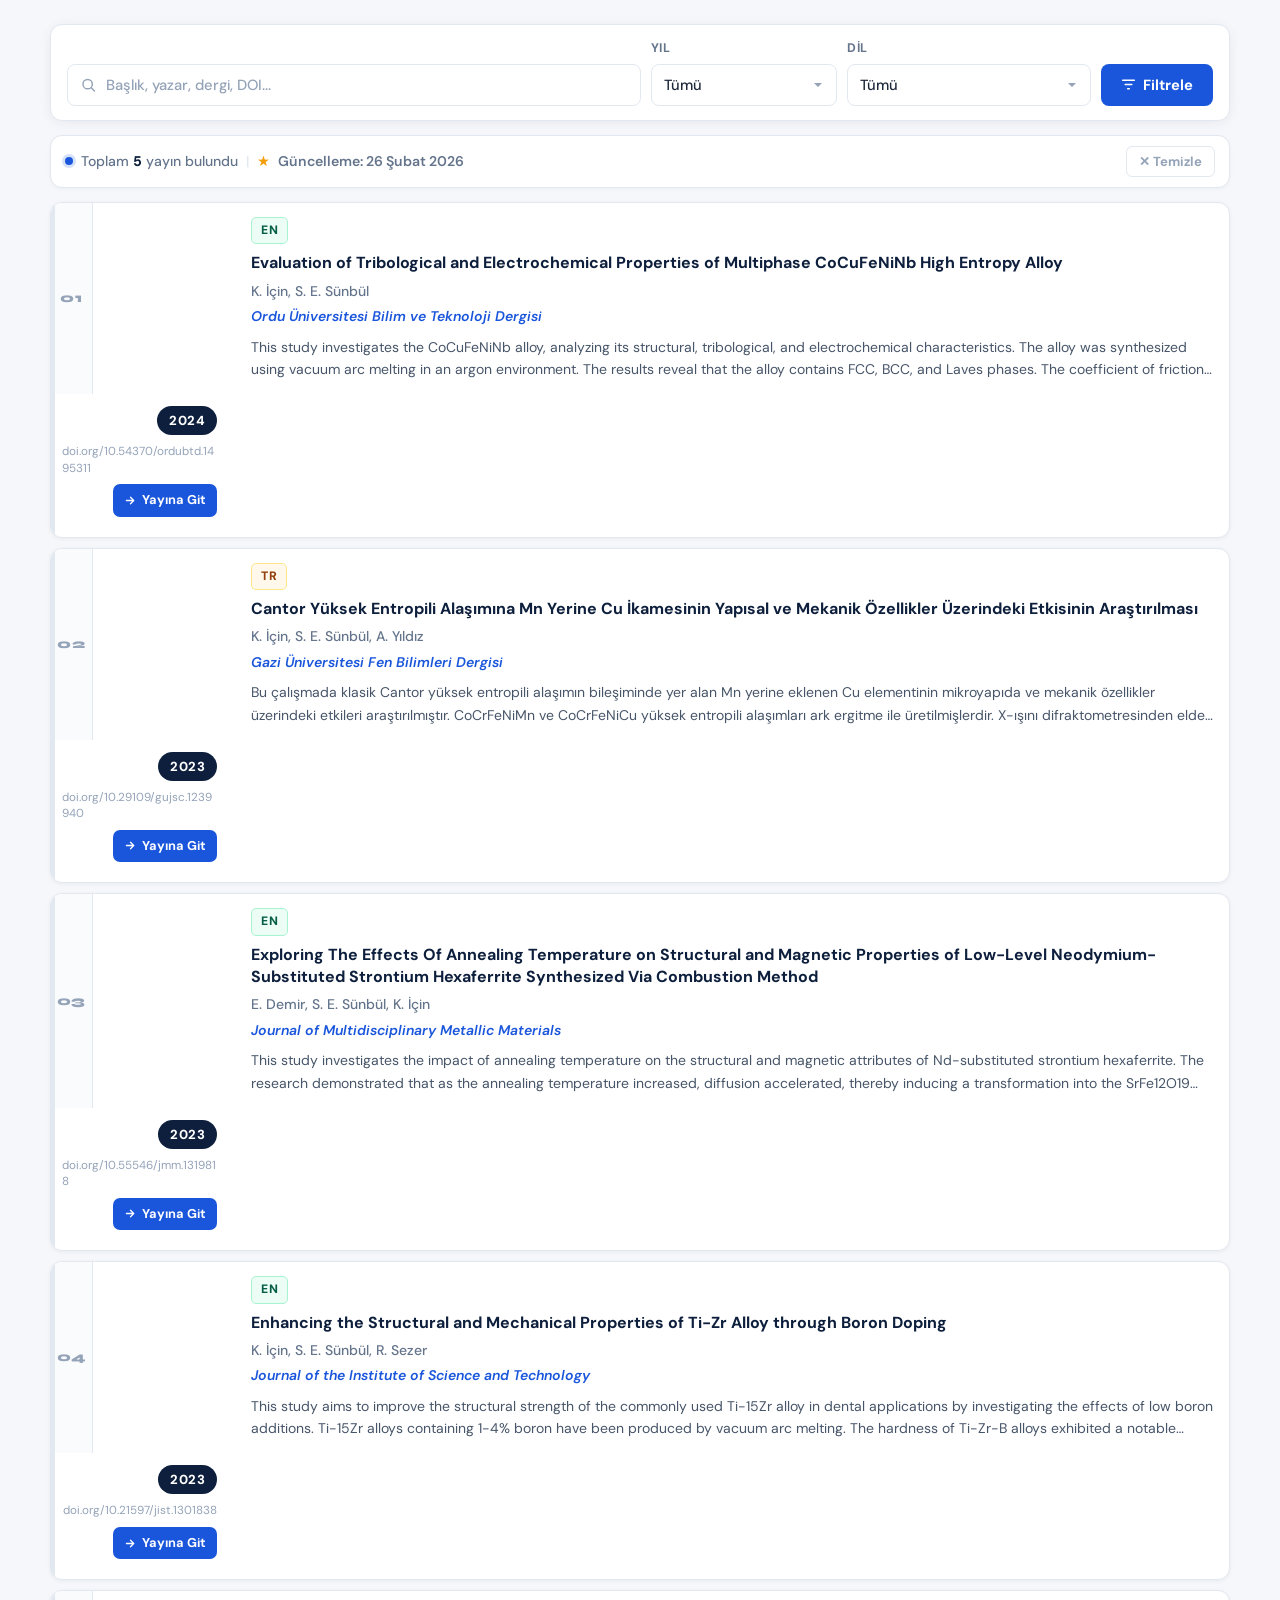
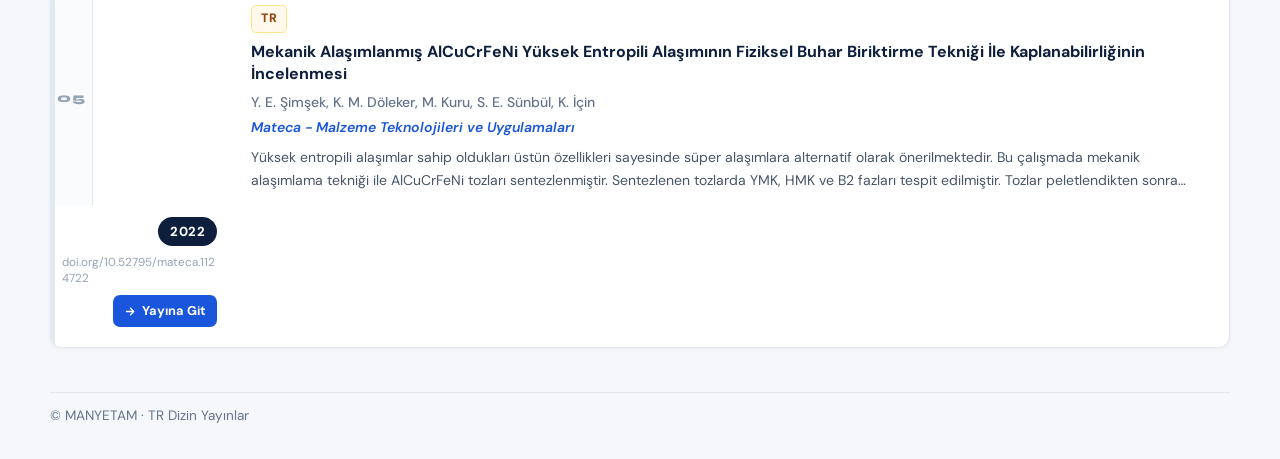
<file: docs/trdizin/trdiziznindex.html>
<!doctype html>
<html lang="tr">
<head>
  <meta charset="UTF-8" />
  <meta name="viewport" content="width=device-width, initial-scale=1.0" />
  <title>TR Dizin Yayınlar | MANYETAM</title>
  <meta name="description" content="MANYETAM TR Dizin yayınlar listesi." />
  <link rel="preconnect" href="https://fonts.googleapis.com">
  <link rel="preconnect" href="https://fonts.gstatic.com" crossorigin>
  <link href="https://fonts.googleapis.com/css2?family=Syne:wght@700;800&family=DM+Sans:ital,opsz,wght@0,9..40,400;0,9..40,500;0,9..40,600;0,9..40,700;1,9..40,400&display=swap" rel="stylesheet">
  <link rel="stylesheet" href="./trdiziznss.css" />
</head>
<body>

  <main class="container main-wrap" style="padding-top:24px">

    <!-- Filtre Paneli -->
    <section class="filter-panel" aria-label="Filtreler">
      <div class="filter-grid" style="grid-template-columns: 2fr .65fr .85fr auto">
        <div class="search-wrap">
          <svg class="search-ico" viewBox="0 0 20 20" fill="none">
            <circle cx="9" cy="9" r="5.5" stroke="#94a3b8" stroke-width="1.7"/>
            <path d="M13.2 13.2L17 17" stroke="#94a3b8" stroke-width="1.7" stroke-linecap="round"/>
          </svg>
          <input id="qSearch" type="text" class="f-input f-input--search"
            placeholder="Başlık, yazar, dergi, DOI..." autocomplete="off"/>
        </div>
        <div class="f-field">
          <label class="f-label" for="qYear">Yıl</label>
          <select id="qYear" class="f-select"><option value="">Tümü</option></select>
        </div>
        <div class="f-field">
          <label class="f-label" for="qLang">Dil</label>
          <select id="qLang" class="f-select">
            <option value="">Tümü</option>
            <option value="TR">Türkçe</option>
            <option value="EN">İngilizce</option>
          </select>
        </div>
        <button id="btnFilter" class="btn-primary" type="button">
          <svg viewBox="0 0 18 18" fill="none" width="15" height="15">
            <path d="M2 4h14M5 9h8M8 14h2" stroke="white" stroke-width="1.8" stroke-linecap="round"/>
          </svg>
          Filtrele
        </button>
      </div>
    </section>

    <!-- Stats Bar -->
    <div class="stats-bar">
      <div class="stats-left">
        <span class="stats-dot"></span>
        <span>Toplam <strong id="countText">…</strong> yayın bulundu</span>
        <span class="stats-pipe">|</span>
        <span class="stats-star">★</span>
        <span id="lastUpdated" class="stats-date"></span>
      </div>
      <div class="stats-right">
        <button id="btnClear" class="exp-btn exp-btn--clear" type="button">✕ Temizle</button>
      </div>
    </div>

    <!-- Yayın Listesi -->
    <section id="list" class="pub-list" aria-live="polite"></section>

    <!-- Pagination -->
    <nav id="pagination" class="pagination" aria-label="Sayfalama"></nav>

    <template id="tplEmpty">
      <div class="state-box">
        <div class="state-ico">🔍</div>
        <h3>Sonuç bulunamadı</h3>
        <p>Filtreleri değiştirip tekrar deneyebilirsin.</p>
      </div>
    </template>
    <template id="tplError">
      <div class="state-box state-box--err">
        <div class="state-ico">⚠️</div>
        <h3>Veri yüklenemedi</h3>
        <p><code>trdizin.json</code> dosyasını kontrol et.</p>
      </div>
    </template>

    <footer class="site-foot">
      <div class="foot-rule"></div>
      <p>© MANYETAM · TR Dizin Yayınlar</p>
    </footer>
  </main>

  <div id="toast" class="toast" role="status" aria-live="polite" aria-atomic="true"></div>
  <script src="./trdiziznapp.js" defer></script>
</body>
</html>
</file>
<file: docs/bapprojeleri/style.css>
/* ================================================
   MANYETAM BAP PROJELERİ — Style
   Fonts: Manrope (display) + DM Sans (body)
   ================================================ */

:root {
  --blue:       #1a56db;
  --blue-dark:  #1240aa;
  --blue-soft:  #e8f0fe;
  --navy:       #0d1f3c;
  --text:       #1e293b;
  --muted:      #64748b;
  --border:     #e2e8f0;
  --bg:         #f5f7fa;
  --white:      #ffffff;

  /* category colors */
  --cat-blue:   #2563eb;
  --cat-green:  #16a34a;
  --cat-amber:  #d97706;
  --cat-purple: #7c3aed;
  --cat-red:    #dc2626;

  --r: 12px;
  --max: 1180px;
  --font-display: 'Manrope', 'DM Sans', system-ui, sans-serif;
}

*, *::before, *::after { box-sizing: border-box; margin: 0; padding: 0; }
html { scroll-behavior: smooth; }

body {
  font-family: 'DM Sans', system-ui, sans-serif;
  color: var(--text);
  background: var(--bg);
  -webkit-font-smoothing: antialiased;
  line-height: 1.6;
}

.container {
  width: min(var(--max), calc(100% - 32px));
  margin-inline: auto;
}

.main-wrap { padding-top: 20px; }

/* ── Filter Panel (glassmorphism) ── */
.filter-panel {
  background: rgba(255,255,255,.82);
  backdrop-filter: blur(16px);
  -webkit-backdrop-filter: blur(16px);
  border: 1px solid rgba(226,232,240,.6);
  border-radius: var(--r);
  padding: 14px 16px;
  box-shadow: 0 4px 20px rgba(0,0,0,.06);
}

.filter-grid {
  display: grid;
  grid-template-columns: 2fr .85fr .85fr auto;
  gap: 10px;
  align-items: end;
}

.search-wrap { position: relative; }
.search-ico {
  position: absolute; left: 13px; top: 50%;
  transform: translateY(-50%);
  width: 17px; height: 17px;
  pointer-events: none;
}

.f-input, .f-select {
  width: 100%;
  border: 1.5px solid var(--border);
  border-radius: 8px;
  background: var(--white);
  color: var(--text);
  font-family: 'DM Sans', sans-serif;
  font-size: .92rem;
  font-weight: 500;
  outline: none;
  transition: border-color .18s, box-shadow .18s;
  padding: 10px 12px;
  appearance: none;
  -webkit-appearance: none;
}
.f-input--search { padding-left: 38px; }
.f-input::placeholder { color: #94a3b8; }
.f-input:focus, .f-select:focus {
  border-color: var(--blue);
  box-shadow: 0 0 0 3px rgba(26,86,219,.1);
}
.f-select {
  background-image: url("data:image/svg+xml,%3Csvg xmlns='http://www.w3.org/2000/svg' viewBox='0 0 16 16'%3E%3Cpath fill='%2394a3b8' d='M4 6l4 4 4-4'/%3E%3C/svg%3E");
  background-repeat: no-repeat;
  background-position: right 10px center;
  background-size: 16px;
  padding-right: 30px;
}

.f-field { display: flex; flex-direction: column; gap: 5px; }
.f-label {
  font-size: .78rem;
  font-weight: 700;
  color: var(--muted);
  letter-spacing: .05em;
  text-transform: uppercase;
}

.btn-primary {
  display: inline-flex;
  align-items: center;
  gap: 7px;
  padding: 10px 20px;
  background: var(--blue);
  color: white;
  border: none;
  border-radius: 8px;
  font-family: 'DM Sans', sans-serif;
  font-size: .92rem;
  font-weight: 700;
  cursor: pointer;
  transition: background .18s, transform .15s;
  white-space: nowrap;
  height: 42px;
}
.btn-primary:hover { background: var(--blue-dark); transform: translateY(-1px); }
.btn-primary:active { transform: translateY(0); }

/* ── Stats Bar ── */
.stats-bar {
  display: flex;
  align-items: center;
  justify-content: space-between;
  gap: 12px;
  flex-wrap: wrap;
  margin: 14px 0;
  padding: 10px 14px;
  background: var(--white);
  border: 1px solid var(--border);
  border-radius: var(--r);
  box-shadow: 0 1px 4px rgba(0,0,0,.04);
}
.stats-left {
  display: flex;
  align-items: center;
  gap: 8px;
  font-size: .88rem;
  font-weight: 500;
  color: var(--muted);
  flex-wrap: wrap;
}
.stats-left strong { color: var(--navy); font-weight: 800; }
.stats-dot {
  width: 8px; height: 8px;
  border-radius: 50%;
  background: var(--blue);
  box-shadow: 0 0 0 3px rgba(26,86,219,.18);
  animation: pulse 2.4s ease-in-out infinite;
}
@keyframes pulse {
  0%,100% { opacity:1; transform:scale(1); }
  50%     { opacity:.5; transform:scale(.7); }
}
.stats-pipe { color: var(--border); }
.stats-right { display: flex; align-items: center; gap: 6px; }

.exp-btn {
  display: inline-flex;
  align-items: center;
  gap: 5px;
  padding: 6px 12px;
  border: 1.5px solid var(--border);
  border-radius: 6px;
  background: var(--white);
  color: var(--muted);
  font-family: 'DM Sans', sans-serif;
  font-size: .82rem;
  font-weight: 700;
  cursor: pointer;
  transition: all .18s;
}
.exp-btn:hover { border-color: #94a3b8; color: var(--text); background: var(--bg); }
.exp-btn--clear:hover { color: #dc2626; border-color: #fca5a5; background: #fff5f5; }

/* ── Project List ── */
.project-list {
  display: flex;
  flex-direction: column;
  gap: 16px;
}

/* ── Category Section ── */
.cat-section {
  opacity: 0;
  transform: translateY(24px);
  transition: opacity .5s ease, transform .5s ease;
}
.cat-section.revealed {
  opacity: 1;
  transform: translateY(0);
}

.cat-header {
  display: flex;
  align-items: center;
  gap: 12px;
  padding: 14px 18px;
  background: var(--white);
  border: 1px solid var(--border);
  border-radius: var(--r);
  cursor: pointer;
  transition: all .2s;
  box-shadow: 0 2px 8px rgba(0,0,0,.04);
  position: relative;
  overflow: hidden;
  user-select: none;
}
.cat-header::before {
  content: "";
  position: absolute;
  left: 0; top: 0; bottom: 0;
  width: 4px;
  background: var(--cat-color, var(--border));
  border-radius: var(--r) 0 0 var(--r);
}
.cat-header:hover {
  border-color: #c7d9f9;
  box-shadow: 0 4px 16px rgba(0,0,0,.08);
  transform: translateY(-1px);
}
.cat-header.open {
  border-bottom-left-radius: 0;
  border-bottom-right-radius: 0;
  border-bottom-color: transparent;
}

.cat-badge {
  display: inline-flex;
  align-items: center;
  justify-content: center;
  min-width: 62px;
  padding: 5px 12px;
  border-radius: 999px;
  font-family: var(--font-display);
  font-size: .82rem;
  font-weight: 800;
  letter-spacing: .03em;
  color: #fff;
  background: var(--cat-color, var(--muted));
  box-shadow: 0 2px 8px rgba(0,0,0,.12);
  flex-shrink: 0;
}

.cat-title {
  font-family: var(--font-display);
  font-size: 1.05rem;
  font-weight: 800;
  letter-spacing: .01em;
  color: var(--navy);
  flex: 1 1 auto;
}

.cat-hint {
  display: none;
  color: var(--muted);
  font-size: .86rem;
  font-weight: 500;
  white-space: nowrap;
  overflow: hidden;
  text-overflow: ellipsis;
  max-width: 320px;
}
@media (min-width: 768px) {
  .cat-hint { display: block; }
}

.cat-count {
  display: inline-flex;
  align-items: center;
  justify-content: center;
  min-width: 28px;
  height: 28px;
  padding: 0 8px;
  border-radius: 999px;
  background: var(--bg);
  border: 1.5px solid var(--border);
  font-size: .82rem;
  font-weight: 800;
  color: var(--navy);
  flex-shrink: 0;
}

.cat-arrow {
  width: 20px; height: 20px;
  transition: transform .3s ease;
  flex-shrink: 0;
  color: var(--muted);
}
.cat-header.open .cat-arrow {
  transform: rotate(180deg);
}

/* ── Category Body (accordion) ── */
.cat-body {
  max-height: 0;
  overflow: hidden;
  transition: max-height .4s ease;
  background: var(--bg);
  border: 1px solid var(--border);
  border-top: none;
  border-radius: 0 0 var(--r) var(--r);
  margin-top: -1px;
}
.cat-body.open {
  max-height: none;
}
.cat-body-inner {
  padding: 14px;
  display: flex;
  flex-direction: column;
  gap: 12px;
}

/* ── Project Card ── */
.proj-card {
  background: var(--white);
  border: 1px solid var(--border);
  border-radius: var(--r);
  overflow: hidden;
  transition: transform .2s, box-shadow .2s, border-color .2s;
  position: relative;
}
.proj-card::before {
  content: "";
  position: absolute;
  left: 0; top: 0; bottom: 0;
  width: 4px;
  background: var(--cat-color, var(--border));
  border-radius: var(--r) 0 0 var(--r);
}
.proj-card:hover {
  transform: translateY(-2px);
  box-shadow: 0 8px 24px rgba(0,0,0,.09);
  border-color: #c7d9f9;
}

.proj-header {
  display: flex;
  align-items: flex-start;
  gap: 10px;
  padding: 14px 16px 10px 20px;
  cursor: pointer;
  user-select: none;
}

.proj-title-area {
  flex: 1 1 auto;
  min-width: 0;
}

.proj-title {
  font-family: 'DM Sans', sans-serif;
  font-size: 1rem;
  font-weight: 700;
  color: var(--navy);
  line-height: 1.45;
  margin-bottom: 4px;
}
.proj-title mark {
  background: #fef9c3;
  color: inherit;
  border-radius: 2px;
  padding: 0 1px;
  font-weight: 700;
}

.proj-meta {
  font-size: .88rem;
  color: var(--muted);
  font-weight: 500;
  line-height: 1.5;
}
.proj-meta strong {
  font-weight: 600;
  color: #475569;
}

.proj-right {
  display: flex;
  align-items: center;
  gap: 8px;
  flex-shrink: 0;
  padding-top: 2px;
}

/* status chip */
.status-chip {
  display: inline-flex;
  align-items: center;
  gap: 6px;
  padding: 5px 12px;
  border-radius: 999px;
  font-family: 'DM Sans', sans-serif;
  font-size: .78rem;
  font-weight: 800;
  white-space: nowrap;
  border: 1px solid;
}
.status-chip::before {
  content: "";
  width: 7px; height: 7px;
  border-radius: 50%;
  flex-shrink: 0;
}
.status-chip--done {
  background: rgba(16,185,129,.1);
  color: #059669;
  border-color: rgba(16,185,129,.3);
}
.status-chip--done::before { background: #10b981; }
.status-chip--ongoing {
  background: rgba(217,119,6,.1);
  color: #b45309;
  border-color: rgba(217,119,6,.3);
}
.status-chip--ongoing::before {
  background: #d97706;
  animation: chipPulse 1.8s ease-in-out infinite;
}
@keyframes chipPulse {
  0%,100% { opacity:1; transform:scale(1); }
  50%     { opacity:.4; transform:scale(.6); }
}

.proj-expand-arrow {
  width: 18px; height: 18px;
  color: var(--muted);
  transition: transform .25s ease;
  flex-shrink: 0;
}
.proj-header.open .proj-expand-arrow {
  transform: rotate(180deg);
}

/* ── Project Detail Body ── */
.proj-body {
  max-height: 0;
  overflow: hidden;
  transition: max-height .35s ease;
}
.proj-body.open {
  max-height: none;
}
.proj-body-inner {
  padding: 0 16px 14px 20px;
  border-top: 1px solid var(--border);
  margin-top: 0;
  padding-top: 12px;
}

/* ── Detail Cards Grid ── */
.detail-grid {
  display: grid;
  gap: 10px;
  grid-template-columns: 1fr;
}
@media (min-width: 640px) {
  .detail-grid { grid-template-columns: repeat(2, 1fr); }
}

.detail-card {
  background: var(--bg);
  border: 1px solid var(--border);
  border-radius: 10px;
  padding: 12px 14px;
  transition: border-color .2s, box-shadow .2s;
}
.detail-card:hover {
  border-color: #c7d9f9;
  box-shadow: 0 2px 8px rgba(0,0,0,.05);
}

.detail-heading {
  font-family: var(--font-display);
  font-size: .76rem;
  font-weight: 800;
  text-transform: uppercase;
  letter-spacing: .6px;
  color: var(--blue);
  margin-bottom: 6px;
}

.detail-text {
  font-size: .92rem;
  color: #475569;
  line-height: 1.6;
  margin: 0;
}
.detail-text ul {
  margin: 0;
  padding-left: 1.1rem;
  list-style: disc;
}
.detail-text ul li {
  margin-bottom: 2px;
}

/* ── State boxes ── */
.state-box {
  background: var(--white);
  border: 1px solid var(--border);
  border-radius: var(--r);
  padding: 48px 24px;
  text-align: center;
}
.state-ico { margin-bottom: 12px; }
.state-box h3 {
  font-family: var(--font-display);
  font-size: 1.2rem;
  font-weight: 700;
  color: var(--navy);
  margin-bottom: 6px;
}
.state-box p { color: var(--muted); font-size: .9rem; }
.state-box code {
  background: var(--bg);
  padding: 1px 6px;
  border-radius: 4px;
  font-size: .85rem;
}

/* ── Footer ── */
.site-foot {
  margin: 16px 0 32px;
  color: var(--muted);
  font-size: .85rem;
}
.foot-rule {
  height: 1px;
  margin-bottom: 12px;
  background: var(--border);
}

/* ── Toast ── */
.toast {
  position: fixed;
  left: 50%; bottom: 20px;
  transform: translateX(-50%) translateY(6px);
  background: var(--navy);
  color: white;
  padding: 10px 20px;
  border-radius: 999px;
  font-weight: 700;
  font-size: .88rem;
  opacity: 0;
  pointer-events: none;
  transition: opacity .2s, transform .2s;
  box-shadow: 0 8px 28px rgba(0,0,0,.2);
  z-index: 999;
}
.toast.show { opacity: 1; transform: translateX(-50%) translateY(0); }

/* ── Responsive ── */
@media (max-width: 900px) {
  .filter-grid { grid-template-columns: 1fr 1fr; }
  .btn-primary { grid-column: 1/-1; }
  .search-wrap { grid-column: 1/-1; }
}

@media (max-width: 640px) {
  .container { width: calc(100% - 20px); }
  .filter-grid { grid-template-columns: 1fr; }
  .btn-primary { width: 100%; justify-content: center; }
  .stats-bar { flex-direction: column; align-items: flex-start; }
  .cat-header { flex-wrap: wrap; gap: 8px; }
  .cat-badge { font-size: .76rem; min-width: 52px; padding: 4px 10px; }
  .cat-title { font-size: .95rem; }
  .proj-header { flex-wrap: wrap; }
  .proj-right { width: 100%; justify-content: flex-start; margin-top: 4px; }
  .proj-title { font-size: .94rem; }
}
</file>
<file: docs/contact/contact.css>
:root {
  --accent: #2563EB;
  --accent-light: #3B82F6;
  --accent-dark: #1D4ED8;
  --accent-subtle: rgba(37, 99, 235, .06);
  --accent-glow: rgba(37, 99, 235, .10);
  --text: #111827;
  --text-secondary: #4B5563;
  --text-tertiary: #6B7280;
  --bg: #FAFBFC;
  --white: #FFFFFF;
  --border: rgba(0, 0, 0, .06);
  --border-hover: rgba(37, 99, 235, .18);
  --shadow-sm: 0 1px 3px rgba(0,0,0,.04), 0 1px 2px rgba(0,0,0,.03);
  --shadow-md: 0 4px 16px rgba(0,0,0,.06), 0 1px 3px rgba(0,0,0,.04);
  --shadow-lg: 0 10px 40px rgba(0,0,0,.08), 0 2px 8px rgba(0,0,0,.04);
  --radius: 16px;
  --radius-sm: 10px;
  --radius-xs: 8px;
}

* { box-sizing: border-box; }

body.mny-page {
  margin: 0;
  color: var(--text);
  font-family: "Inter", "Work Sans", system-ui, -apple-system, "Segoe UI", sans-serif;
  background: var(--bg);
  -webkit-font-smoothing: antialiased;
}

.mny-container {
  max-width: 1140px;
  padding-left: 24px;
  padding-right: 24px;
}

/* ── Hero ── */
.mny-hero {
  padding: 40px 44px;
  background: var(--white);
  border: 1px solid var(--border);
  border-radius: var(--radius);
  box-shadow: var(--shadow-sm);
  position: relative;
  overflow: hidden;
}

.mny-hero::before {
  content: "";
  position: absolute;
  top: 0;
  left: 0;
  right: 0;
  height: 3px;
  background: linear-gradient(90deg, var(--accent), var(--accent-light));
}

.mny-kicker {
  margin: 0 0 12px;
  display: inline-flex;
  align-items: center;
  gap: 8px;
  font-size: 11px;
  font-weight: 700;
  letter-spacing: .14em;
  color: var(--accent);
  text-transform: uppercase;
}

.mny-kicker-dot {
  width: 6px;
  height: 6px;
  border-radius: 50%;
  background: var(--accent);
}

.mny-hero-title {
  margin: 0;
  font-size: 28px;
  font-weight: 800;
  letter-spacing: -.02em;
  color: var(--text);
}

.mny-hero-description {
  margin: 10px 0 0;
  font-size: 15px;
  color: var(--text-secondary);
  line-height: 1.7;
  max-width: 640px;
}

.mny-breadcrumb {
  margin: 16px 0 0;
  font-size: 13px;
  font-weight: 500;
  color: var(--text-tertiary);
}

/* ── Cards ── */
.mny-card {
  background: var(--white);
  border: 1px solid var(--border);
  border-radius: var(--radius);
  box-shadow: var(--shadow-sm);
  transition: box-shadow .2s ease, border-color .2s ease;
}

.mny-card:hover {
  box-shadow: var(--shadow-md);
  border-color: var(--border-hover);
}

.mny-form-card,
.mny-info-card,
.mny-map-card {
  padding: 32px 36px;
}

.mny-card-title {
  margin: 0;
  font-size: 18px;
  font-weight: 700;
  letter-spacing: -.01em;
  color: var(--text);
}

.mny-card-subtitle {
  margin: 6px 0 0;
  color: var(--text-tertiary);
  line-height: 1.6;
  font-size: 14px;
}

/* ── Form ── */
.form-label {
  margin-bottom: 6px;
  font-size: 13px;
  font-weight: 600;
  color: var(--text-secondary);
  letter-spacing: .01em;
}

.form-control,
.form-select {
  background: var(--bg);
  border: 1.5px solid var(--border);
  border-radius: var(--radius-xs);
  color: var(--text);
  min-height: 44px;
  font-size: 14px;
  font-weight: 450;
  transition: border-color .15s ease, box-shadow .15s ease;
}

.form-control::placeholder {
  color: var(--text-tertiary);
}

.mny-message {
  min-height: 140px;
  resize: vertical;
}

.form-control:focus,
.form-select:focus,
.form-check-input:focus,
.btn:focus-visible,
a:focus-visible {
  border-color: var(--accent-light);
  box-shadow: 0 0 0 3px var(--accent-glow);
  outline: none;
}

.mny-consent-wrap {
  border: 1px solid var(--border);
  border-radius: var(--radius-xs);
  background: var(--accent-subtle);
  padding: 14px 16px;
}

.mny-consent-wrap .form-check-label {
  color: var(--text-secondary);
  font-size: 13px;
  line-height: 1.5;
}

/* ── Buttons ── */
.mny-btn {
  min-height: 40px;
  display: inline-flex;
  align-items: center;
  justify-content: center;
  gap: 6px;
  border-radius: var(--radius-xs);
  font-weight: 600;
  font-size: 14px;
  line-height: 1;
  border: 1px solid transparent;
  cursor: pointer;
  transition: all .15s ease;
}

.mny-btn-primary {
  background: var(--accent);
  border-color: var(--accent);
  color: #fff;
  min-width: 140px;
  padding: 10px 24px;
  box-shadow: 0 1px 3px rgba(37, 99, 235, .3);
}

.mny-btn-primary:hover,
.mny-btn-primary:active {
  background: var(--accent-dark);
  border-color: var(--accent-dark);
  color: #fff;
  box-shadow: 0 2px 8px rgba(37, 99, 235, .35);
}

.mny-btn-outline {
  background: var(--white);
  border-color: var(--border);
  color: var(--text-secondary);
  padding: 6px 14px;
  font-size: 13px;
  font-weight: 500;
}

.mny-btn-outline:hover,
.mny-btn-outline:active {
  background: var(--accent-subtle);
  border-color: var(--border-hover);
  color: var(--accent-dark);
}

/* ── Helpers / Status ── */
.mny-helper {
  margin: 0;
  color: var(--text-tertiary);
  font-size: 13px;
}

.mny-inline-warning {
  margin-top: 12px;
  margin-bottom: 0;
  border: 1px solid rgba(245, 158, 11, .25);
  background: rgba(245, 158, 11, .06);
  border-radius: var(--radius-xs);
  padding: 10px 14px;
  color: #92400e;
  font-size: 13px;
  font-weight: 500;
}

.mny-shipping-note {
  display: block;
  margin-top: 12px;
  padding: 10px 14px 10px 40px;
  border: 1px solid rgba(220, 38, 38, .35);
  border-left: 4px solid #dc2626;
  background: rgba(220, 38, 38, .06);
  border-radius: var(--radius-xs);
  color: #991b1b;
  font-size: 13px;
  font-weight: 500;
  line-height: 1.5;
  position: relative;
}

.mny-shipping-note::before {
  content: "!";
  position: absolute;
  left: 12px;
  top: 50%;
  transform: translateY(-50%);
  width: 18px;
  height: 18px;
  background: #dc2626;
  color: #fff;
  border-radius: 50%;
  font-size: 12px;
  font-weight: 700;
  display: flex;
  align-items: center;
  justify-content: center;
  line-height: 18px;
  text-align: center;
}

.mny-form-status {
  border-radius: var(--radius-sm);
  padding: 10px 14px;
  border: 1px solid transparent;
  font-size: 14px;
  font-weight: 500;
}

.mny-form-status.is-success {
  background: rgba(16, 185, 129, .08);
  border-color: rgba(16, 185, 129, .20);
  color: #065f46;
}

.mny-form-status.is-error {
  background: rgba(239, 68, 68, .06);
  border-color: rgba(239, 68, 68, .18);
  color: #991b1b;
}

.mny-form-status.is-warning {
  background: rgba(245, 158, 11, .06);
  border-color: rgba(245, 158, 11, .20);
  color: #92400e;
}

/* ── Info Card ── */
.mny-info-row {
  border-top: 1px solid var(--border);
  padding-top: 16px;
  margin-top: 16px;
}

.mny-info-row:first-of-type {
  border-top: 0;
  margin-top: 20px;
  padding-top: 0;
}

.mny-info-label {
  margin: 0 0 4px;
  font-size: 11px;
  letter-spacing: .08em;
  text-transform: uppercase;
  color: var(--text-tertiary);
  font-weight: 600;
}

.mny-info-value {
  margin: 0;
  color: var(--text);
  font-weight: 500;
  font-size: 14px;
  line-height: 1.65;
}

.mny-stack > * {
  display: block;
}

.mny-info-value-link {
  color: var(--text);
  text-decoration: none;
  font-weight: 500;
  font-size: 14px;
  transition: color .15s ease;
}

.mny-info-value-link:hover {
  color: var(--accent);
}

.mny-action-row {
  display: flex;
  flex-wrap: wrap;
  gap: 6px;
  margin-top: 8px;
}

/* ── Map ── */
.mny-map-frame {
  margin-top: 16px;
  border-radius: 12px;
  overflow: hidden;
  border: 1px solid var(--border);
}

.mny-map-frame iframe {
  width: 100%;
  height: 320px;
  border: 0;
  display: block;
}

.mny-map-standalone {
  border-radius: var(--radius);
  margin-top: 0;
}

/* ── Toast ── */
.mny-copy-toast {
  position: fixed;
  right: 20px;
  bottom: 20px;
  padding: 10px 16px;
  border-radius: var(--radius-xs);
  border: 1px solid rgba(16, 185, 129, .25);
  background: rgba(16, 185, 129, .08);
  color: #065f46;
  font-size: 13px;
  font-weight: 600;
  box-shadow: var(--shadow-lg);
  backdrop-filter: blur(8px);
  opacity: 0;
  transform: translateY(8px);
  pointer-events: none;
  transition: opacity .2s ease, transform .2s ease;
  z-index: 1080;
}

.mny-copy-toast.show {
  opacity: 1;
  transform: translateY(0);
}

/* ── Footer ── */
.mny-footer {
  text-align: center;
  padding: 32px 0 8px;
  border-top: 1px solid var(--border);
  color: var(--text-tertiary);
  font-size: 13px;
}

/* ── Responsive ── */
@media (max-width: 991.98px) {
  .mny-form-card,
  .mny-info-card,
  .mny-map-card {
    padding: 24px 20px;
  }

  .mny-hero {
    padding: 28px 24px;
  }
}

@media (max-width: 575.98px) {
  .mny-map-frame iframe {
    height: 220px;
  }

  .mny-btn-primary {
    width: 100%;
  }
}
</file>
<file: docs/isbirlikleri/style.css>
/* ================================================
   MANYETAM ÜNİVERSİTE SANAYİ İŞ BİRLİKLERİ — Style
   Fonts: Syne (display) + DM Sans (body)
   ================================================ */

:root {
  --blue:       #1a56db;
  --blue-dark:  #1240aa;
  --blue-soft:  #e8f0fe;
  --navy:       #0d1f3c;
  --text:       #1e293b;
  --muted:      #64748b;
  --border:     #e2e8f0;
  --bg:         #f5f7fa;
  --white:      #ffffff;
  --r: 12px;
  --max: 1180px;
}

*, *::before, *::after { box-sizing: border-box; margin: 0; padding: 0; }
html { scroll-behavior: smooth; }

body {
  font-family: 'DM Sans', system-ui, sans-serif;
  color: var(--text);
  background: var(--bg);
  -webkit-font-smoothing: antialiased;
  line-height: 1.6;
}

.container {
  width: min(var(--max), calc(100% - 32px));
  margin-inline: auto;
}

.main-wrap { padding-top: 20px; }

/* ── Stats Bar ── */
.stats-bar {
  display: flex;
  align-items: center;
  justify-content: space-between;
  gap: 12px;
  flex-wrap: wrap;
  margin: 14px 0;
  padding: 10px 14px;
  background: var(--white);
  border: 1px solid var(--border);
  border-radius: var(--r);
  box-shadow: 0 1px 4px rgba(0,0,0,.04);
}
.stats-left {
  display: flex;
  align-items: center;
  gap: 8px;
  font-size: .88rem;
  font-weight: 500;
  color: var(--muted);
  flex-wrap: wrap;
}
.stats-left strong { color: var(--navy); font-weight: 800; }
.stats-dot {
  width: 8px; height: 8px;
  border-radius: 50%;
  background: var(--blue);
  box-shadow: 0 0 0 3px rgba(26,86,219,.18);
  animation: pulse 2.4s ease-in-out infinite;
}
@keyframes pulse {
  0%,100% { opacity:1; transform:scale(1); }
  50%     { opacity:.5; transform:scale(.7); }
}

/* ── Company Grid ── */
.company-grid {
  display: grid;
  grid-template-columns: repeat(auto-fill, minmax(220px, 1fr));
  gap: 16px;
}

/* ── Company Card ── */
.company-card {
  display: flex;
  flex-direction: column;
  align-items: center;
  background: var(--white);
  border: 1px solid var(--border);
  border-radius: var(--r);
  overflow: hidden;
  position: relative;
  text-decoration: none;
  color: inherit;
  opacity: 0;
  transform: translateY(24px);
  transition: opacity .5s ease, transform .5s ease, box-shadow .2s, border-color .2s;
}
.company-card::before {
  content: "";
  position: absolute;
  left: 0; top: 0; bottom: 0;
  width: 4px;
  background: var(--blue);
  border-radius: var(--r) 0 0 var(--r);
}
.company-card.revealed {
  opacity: 1;
  transform: translateY(0);
}
.company-card.revealed:hover {
  transform: translateY(-3px);
  box-shadow: 0 8px 24px rgba(0,0,0,.09);
  border-color: #c7d9f9;
}

/* ── Logo Area ── */
.company-logo-wrap {
  display: flex;
  align-items: center;
  justify-content: center;
  padding: 24px 20px;
  width: 100%;
  min-height: 120px;
}
.company-logo {
  max-width: 160px;
  max-height: 80px;
  width: auto;
  height: auto;
  object-fit: contain;
  transition: transform .2s;
}
.company-card.revealed:hover .company-logo {
  transform: scale(1.05);
}

/* ── Company Info ── */
.company-info {
  width: 100%;
  padding: 12px 16px;
  border-top: 1px solid var(--border);
  text-align: center;
  display: flex;
  align-items: center;
  justify-content: center;
  gap: 6px;
}
.company-name {
  font-family: 'Syne', sans-serif;
  font-size: .92rem;
  font-weight: 700;
  color: var(--navy);
}
.company-link-ico {
  width: 14px;
  height: 14px;
  color: var(--muted);
  flex-shrink: 0;
  transition: color .18s;
}
.company-card.revealed:hover .company-link-ico {
  color: var(--blue);
}

/* ── State boxes ── */
.state-box {
  background: var(--white);
  border: 1px solid var(--border);
  border-radius: var(--r);
  padding: 48px 24px;
  text-align: center;
}
.state-ico { margin-bottom: 12px; }
.state-box h3 {
  font-family: 'Syne', sans-serif;
  font-size: 1.2rem;
  font-weight: 700;
  color: var(--navy);
  margin-bottom: 6px;
}
.state-box p { color: var(--muted); font-size: .9rem; }
.state-box code {
  background: var(--bg);
  padding: 1px 6px;
  border-radius: 4px;
  font-size: .85rem;
}

/* ── Footer ── */
.site-foot {
  margin: 16px 0 32px;
  color: var(--muted);
  font-size: .85rem;
}
.foot-rule {
  height: 1px;
  margin-bottom: 12px;
  background: var(--border);
}

/* ── Toast ── */
.toast {
  position: fixed;
  left: 50%; bottom: 20px;
  transform: translateX(-50%) translateY(6px);
  background: var(--navy);
  color: white;
  padding: 10px 20px;
  border-radius: 999px;
  font-weight: 700;
  font-size: .88rem;
  opacity: 0;
  pointer-events: none;
  transition: opacity .2s, transform .2s;
  box-shadow: 0 8px 28px rgba(0,0,0,.2);
  z-index: 999;
}
.toast.show { opacity: 1; transform: translateX(-50%) translateY(0); }

/* ── Responsive ── */
@media (max-width: 640px) {
  .container { width: calc(100% - 20px); }
  .company-grid {
    grid-template-columns: repeat(auto-fill, minmax(160px, 1fr));
    gap: 12px;
  }
  .company-logo-wrap {
    padding: 16px 14px;
    min-height: 90px;
  }
  .company-logo {
    max-width: 120px;
    max-height: 60px;
  }
  .company-name { font-size: .85rem; }
  .stats-bar { flex-direction: column; align-items: flex-start; }
}
</file>
<file: docs/sci/style.css>
/* ================================================
   MANYETAM SCI — Style (matches screenshot design)
   Fonts: Syne (display) + DM Sans (body)
   ================================================ */

:root {
  --blue:       #1a56db;
  --blue-dark:  #1240aa;
  --blue-soft:  #e8f0fe;
  --navy:       #0d1f3c;
  --text:       #1e293b;
  --muted:      #64748b;
  --border:     #e2e8f0;
  --bg:         #f5f7fa;
  --white:      #ffffff;

  /* Q colors */
  --q1: #16a34a;
  --q2: #2563eb;
  --q3: #d97706;
  --q4: #dc2626;

  --r: 12px;
  --max: 1180px;
}

*, *::before, *::after { box-sizing: border-box; margin: 0; padding: 0; }
html { scroll-behavior: smooth; }

body {
  font-family: 'DM Sans', system-ui, sans-serif;
  color: var(--text);
  background: var(--bg);
  -webkit-font-smoothing: antialiased;
  line-height: 1.6;
}

.container {
  width: min(var(--max), calc(100% - 32px));
  margin-inline: auto;
}

/* ── Main wrap ── */
.main-wrap { padding-top: 20px; }

/* ── Filter Panel ── */
.filter-panel {
  background: var(--white);
  border: 1px solid var(--border);
  border-radius: var(--r);
  padding: 14px 16px;
  box-shadow: 0 2px 12px rgba(0,0,0,.06);
}

.filter-grid {
  display: grid;
  grid-template-columns: 2fr .65fr .65fr .85fr auto;
  gap: 10px;
  align-items: end;
}

.search-wrap {
  position: relative;
}
.search-ico {
  position: absolute;
  left: 13px;
  top: 50%;
  transform: translateY(-50%);
  width: 17px; height: 17px;
  pointer-events: none;
}

.f-input, .f-select {
  width: 100%;
  border: 1.5px solid var(--border);
  border-radius: 8px;
  background: var(--white);
  color: var(--text);
  font-family: 'DM Sans', sans-serif;
  font-size: .92rem;
  font-weight: 500;
  outline: none;
  transition: border-color .18s, box-shadow .18s;
  padding: 10px 12px;
  appearance: none;
  -webkit-appearance: none;
}
.f-input--search { padding-left: 38px; }
.f-input::placeholder { color: #94a3b8; }
.f-input:focus, .f-select:focus {
  border-color: var(--blue);
  box-shadow: 0 0 0 3px rgba(26,86,219,.1);
}
.f-select {
  background-image: url("data:image/svg+xml,%3Csvg xmlns='http://www.w3.org/2000/svg' viewBox='0 0 16 16'%3E%3Cpath fill='%2394a3b8' d='M4 6l4 4 4-4'/%3E%3C/svg%3E");
  background-repeat: no-repeat;
  background-position: right 10px center;
  background-size: 16px;
  padding-right: 30px;
}

.f-field { display: flex; flex-direction: column; gap: 5px; }
.f-label {
  font-size: .78rem;
  font-weight: 700;
  color: var(--muted);
  letter-spacing: .05em;
  text-transform: uppercase;
}

.btn-primary {
  display: inline-flex;
  align-items: center;
  gap: 7px;
  padding: 10px 20px;
  background: var(--blue);
  color: white;
  border: none;
  border-radius: 8px;
  font-family: 'DM Sans', sans-serif;
  font-size: .92rem;
  font-weight: 700;
  cursor: pointer;
  transition: background .18s, transform .15s;
  white-space: nowrap;
  height: 42px;
}
.btn-primary:hover { background: var(--blue-dark); transform: translateY(-1px); }
.btn-primary:active { transform: translateY(0); }

/* ── Stats Bar ── */
.stats-bar {
  display: flex;
  align-items: center;
  justify-content: space-between;
  gap: 12px;
  flex-wrap: wrap;
  margin: 14px 0;
  padding: 10px 14px;
  background: var(--white);
  border: 1px solid var(--border);
  border-radius: var(--r);
  box-shadow: 0 1px 4px rgba(0,0,0,.04);
}

.stats-left {
  display: flex;
  align-items: center;
  gap: 8px;
  font-size: .88rem;
  font-weight: 500;
  color: var(--muted);
  flex-wrap: wrap;
}
.stats-left strong { color: var(--navy); font-weight: 800; }
.stats-dot {
  width: 8px; height: 8px;
  border-radius: 50%;
  background: var(--blue);
  box-shadow: 0 0 0 3px rgba(26,86,219,.18);
  animation: pulse 2.4s ease-in-out infinite;
}
@keyframes pulse {
  0%,100% { opacity:1; transform:scale(1); }
  50%      { opacity:.5; transform:scale(.7); }
}
.stats-pipe { color: var(--border); }
.stats-star { color: #f59e0b; font-size: .9rem; }
.stats-date { color: var(--muted); font-weight: 600; }

.stats-right {
  display: flex;
  align-items: center;
  gap: 6px;
}
.exp-btn {
  display: inline-flex;
  align-items: center;
  gap: 5px;
  padding: 6px 12px;
  border: 1.5px solid var(--border);
  border-radius: 6px;
  background: var(--white);
  color: var(--muted);
  font-family: 'DM Sans', sans-serif;
  font-size: .82rem;
  font-weight: 700;
  cursor: pointer;
  transition: all .18s;
}
.exp-btn:hover {
  border-color: #94a3b8;
  color: var(--text);
  background: var(--bg);
}
.exp-btn--clear {
  color: #94a3b8;
  border-color: var(--border);
}
.exp-btn--clear:hover { color: #dc2626; border-color: #fca5a5; background: #fff5f5; }

/* ── Publication List ── */
.pub-list {
  display: flex;
  flex-direction: column;
  gap: 10px;
}

/* ── Publication Card ── */
.pub-card {
  display: grid;
  grid-template-columns: 1fr auto;
  gap: 0;
  background: var(--white);
  border: 1px solid var(--border);
  border-radius: var(--r);
  box-shadow: 0 1px 4px rgba(0,0,0,.05);
  overflow: hidden;
  transition: transform .2s, box-shadow .2s, border-color .2s;
  position: relative;
}
.pub-card:hover {
  transform: translateY(-2px);
  box-shadow: 0 8px 24px rgba(0,0,0,.09);
  border-color: #c7d9f9;
}

/* left Q strip */
.pub-card::before {
  content: "";
  position: absolute;
  left: 0; top: 0; bottom: 0;
  width: 4px;
  background: var(--border);
  border-radius: var(--r) 0 0 var(--r);
}
.pub-card[data-q="Q1"]::before { background: var(--q1); }
.pub-card[data-q="Q2"]::before { background: var(--q2); }
.pub-card[data-q="Q3"]::before { background: var(--q3); }
.pub-card[data-q="Q4"]::before { background: var(--q4); }

.pub-body {
  padding: 14px 16px 14px 20px;
  min-width: 0;
}

.pub-meta-row {
  display: flex;
  align-items: center;
  flex-wrap: wrap;
  gap: 6px;
  margin-bottom: 8px;
}

/* Q chip */
.q-chip {
  display: inline-flex;
  align-items: center;
  justify-content: center;
  min-width: 32px;
  padding: 3px 8px;
  border-radius: 5px;
  font-size: .76rem;
  font-weight: 800;
  letter-spacing: .04em;
  color: white;
  line-height: 1.4;
}
.q-chip--Q1 { background: var(--q1); }
.q-chip--Q2 { background: var(--q2); }
.q-chip--Q3 { background: var(--q3); }
.q-chip--Q4 { background: var(--q4); }
.q-chip--def { background: var(--muted); }

.meta-chip {
  font-size: .8rem;
  font-weight: 600;
  color: var(--muted);
}
.meta-sep { color: #cbd5e1; font-size: .75rem; }

.tag-chip {
  display: inline-flex;
  align-items: center;
  padding: 2px 9px;
  border-radius: 5px;
  border: 1px solid #dbeafe;
  background: #eff6ff;
  color: #2563eb;
  font-size: .77rem;
  font-weight: 600;
}

.pub-title {
  font-family: 'DM Sans', sans-serif;
  font-size: 1rem;
  font-weight: 700;
  color: var(--navy);
  line-height: 1.4;
  margin-bottom: 5px;
}

.pub-authors {
  font-size: .875rem;
  color: var(--muted);
  font-weight: 500;
  margin-bottom: 3px;
}

.pub-journal-row {
  display: flex;
  align-items: center;
  gap: 5px;
  font-size: .875rem;
  color: var(--muted);
  margin-bottom: 8px;
}
.pub-journal {
  color: var(--blue);
  font-style: italic;
  font-weight: 600;
}
.pub-journal-arrow {
  color: var(--blue);
  font-size: .8rem;
}

.pub-abstract {
  font-size: .875rem;
  color: #475569;
  line-height: 1.6;
  display: -webkit-box;
  -webkit-line-clamp: 2;
  line-clamp: 2;
  -webkit-box-orient: vertical;
  overflow: hidden;
}
.pub-abstract mark {
  background: #fef9c3;
  color: inherit;
  border-radius: 2px;
  padding: 0 1px;
  font-weight: 700;
}

/* Right actions column */
.pub-actions {
  display: flex;
  flex-direction: column;
  align-items: flex-end;
  justify-content: space-between;
  padding: 12px 14px 12px 10px;
  gap: 8px;
  min-width: 180px;
  border-left: 1px solid var(--border);
}

.year-badge {
  padding: 4px 12px;
  border-radius: 20px;
  font-size: .82rem;
  font-weight: 800;
  color: white;
  letter-spacing: .03em;
  align-self: flex-start;
  margin-left: auto;
}
.year-badge--Q1 { background: var(--q1); }
.year-badge--Q2 { background: var(--blue); }
.year-badge--Q3 { background: var(--q3); }
.year-badge--Q4 { background: var(--q4); }
.year-badge--def { background: var(--navy); }

.doi-link {
  font-size: .78rem;
  color: var(--muted);
  text-decoration: none;
  display: flex;
  align-items: center;
  gap: 4px;
  word-break: break-all;
  line-height: 1.4;
}
.doi-link:hover { color: var(--blue); }
.doi-link svg { flex-shrink: 0; }

.action-btns {
  display: flex;
  gap: 6px;
  flex-wrap: wrap;
  justify-content: flex-end;
}

.act-btn {
  display: inline-flex;
  align-items: center;
  gap: 5px;
  padding: 6px 11px;
  border-radius: 7px;
  font-family: 'DM Sans', sans-serif;
  font-size: .8rem;
  font-weight: 700;
  cursor: pointer;
  border: none;
  transition: all .18s;
  text-decoration: none;
}
.act-btn--go {
  background: var(--blue);
  color: white;
  border: none;
}
.act-btn--go:hover { background: var(--blue-dark); transform: translateY(-1px); }
.act-btn--disabled {
  background: var(--bg);
  color: #94a3b8;
  border: 1.5px solid var(--border);
  cursor: default;
  pointer-events: none;
}

.card-expand {
  align-self: flex-end;
  background: none;
  border: none;
  cursor: pointer;
  color: #94a3b8;
  padding: 2px;
  transition: color .18s;
}
.card-expand:hover { color: var(--blue); }

/* ── Pagination ── */
.pagination {
  display: flex;
  align-items: center;
  justify-content: center;
  gap: 6px;
  padding: 20px 0 8px;
  flex-wrap: wrap;
}
.pg-btn {
  display: inline-flex;
  align-items: center;
  gap: 4px;
  padding: 7px 14px;
  border-radius: 8px;
  border: 1.5px solid var(--border);
  background: var(--white);
  color: var(--text);
  font-family: 'DM Sans', sans-serif;
  font-size: .88rem;
  font-weight: 600;
  cursor: pointer;
  transition: all .18s;
}
.pg-btn:hover:not(:disabled) { border-color: var(--blue); color: var(--blue); }
.pg-btn:disabled { opacity: .4; cursor: not-allowed; }
.pg-btn--active {
  background: var(--blue);
  color: white;
  border-color: var(--blue);
  font-weight: 800;
}
.pg-btn--active:hover { background: var(--blue-dark); border-color: var(--blue-dark); color: white; }
.pg-dots {
  padding: 7px 6px;
  color: var(--muted);
  font-weight: 600;
  font-size: .88rem;
}

/* ── State boxes ── */
.state-box {
  background: var(--white);
  border: 1px solid var(--border);
  border-radius: var(--r);
  padding: 48px 24px;
  text-align: center;
}
.state-ico { font-size: 2rem; margin-bottom: 12px; }
.state-box h3 {
  font-family: 'Syne', sans-serif;
  font-size: 1.2rem;
  font-weight: 700;
  color: var(--navy);
  margin-bottom: 6px;
}
.state-box p { color: var(--muted); font-size: .9rem; }
.state-box code {
  background: var(--bg);
  padding: 1px 6px;
  border-radius: 4px;
  font-size: .85rem;
}

/* ── Footer ── */
.site-foot {
  margin: 16px 0 32px;
  color: var(--muted);
  font-size: .85rem;
}
.foot-rule {
  height: 1px;
  margin-bottom: 12px;
  background: var(--border);
}

/* ── Toast ── */
.toast {
  position: fixed;
  left: 50%;
  bottom: 20px;
  transform: translateX(-50%) translateY(6px);
  background: var(--navy);
  color: white;
  padding: 10px 20px;
  border-radius: 999px;
  font-weight: 700;
  font-size: .88rem;
  opacity: 0;
  pointer-events: none;
  transition: opacity .2s, transform .2s;
  box-shadow: 0 8px 28px rgba(0,0,0,.2);
  z-index: 999;
}
.toast.show { opacity: 1; transform: translateX(-50%) translateY(0); }

/* ── Responsive ── */
@media (max-width: 900px) {
  .filter-grid { grid-template-columns: 1fr 1fr; }
  .btn-primary { grid-column: 1/-1; }
  .search-wrap { grid-column: 1/-1; }
  .pub-actions { min-width: 160px; }
}

@media (max-width: 640px) {
  .container { width: calc(100% - 20px); }
  .pub-card { grid-template-columns: 1fr; }
  .pub-actions {
    border-left: none;
    border-top: 1px solid var(--border);
    flex-direction: row;
    flex-wrap: wrap;
    align-items: center;
    padding: 10px 16px 12px 20px;
    min-width: unset;
  }
  .year-badge { margin-left: 0; }
  .stats-bar { flex-direction: column; align-items: flex-start; }
  .filter-grid { grid-template-columns: 1fr; }
  .btn-primary { width: 100%; justify-content: center; }
}
</file>
<file: docs/trdizin/style.css>
/* ================================================
   MANYETAM TR Dizin — Style
   Fonts: Syne (display) + DM Sans (body)
   ================================================ */

:root {
  --blue:       #1a56db;
  --blue-dark:  #1240aa;
  --blue-soft:  #e8f0fe;
  --navy:       #0d1f3c;
  --text:       #1e293b;
  --muted:      #64748b;
  --border:     #e2e8f0;
  --bg:         #f5f7fa;
  --white:      #ffffff;

  /* Q colors */
  --q1: #16a34a;
  --q2: #2563eb;
  --q3: #d97706;
  --q4: #dc2626;

  --r: 12px;
  --max: 1180px;
}

*, *::before, *::after { box-sizing: border-box; margin: 0; padding: 0; }
html { scroll-behavior: smooth; }

body {
  font-family: 'DM Sans', system-ui, sans-serif;
  color: var(--text);
  background: var(--bg);
  -webkit-font-smoothing: antialiased;
  line-height: 1.6;
}

.container {
  width: min(var(--max), calc(100% - 32px));
  margin-inline: auto;
}

/* ── Main wrap ── */
.main-wrap { padding-top: 20px; }

/* ── Filter Panel ── */
.filter-panel {
  background: var(--white);
  border: 1px solid var(--border);
  border-radius: var(--r);
  padding: 14px 16px;
  box-shadow: 0 2px 12px rgba(0,0,0,.06);
}

.filter-grid {
  display: grid;
  grid-template-columns: 2fr .65fr .65fr .85fr auto;
  gap: 10px;
  align-items: end;
}
.filter-grid--trdizin {
  grid-template-columns: 2fr .65fr .85fr .85fr auto;
}

.search-wrap {
  position: relative;
}
.search-ico {
  position: absolute;
  left: 13px;
  top: 50%;
  transform: translateY(-50%);
  width: 17px; height: 17px;
  pointer-events: none;
}

.f-input, .f-select {
  width: 100%;
  border: 1.5px solid var(--border);
  border-radius: 8px;
  background: var(--white);
  color: var(--text);
  font-family: 'DM Sans', sans-serif;
  font-size: .92rem;
  font-weight: 500;
  outline: none;
  transition: border-color .18s, box-shadow .18s;
  padding: 10px 12px;
  appearance: none;
  -webkit-appearance: none;
}
.f-input--search { padding-left: 38px; }
.f-input::placeholder { color: #94a3b8; }
.f-input:focus, .f-select:focus {
  border-color: var(--blue);
  box-shadow: 0 0 0 3px rgba(26,86,219,.1);
}
.f-select {
  background-image: url("data:image/svg+xml,%3Csvg xmlns='http://www.w3.org/2000/svg' viewBox='0 0 16 16'%3E%3Cpath fill='%2394a3b8' d='M4 6l4 4 4-4'/%3E%3C/svg%3E");
  background-repeat: no-repeat;
  background-position: right 10px center;
  background-size: 16px;
  padding-right: 30px;
}

.f-field { display: flex; flex-direction: column; gap: 5px; }
.f-label {
  font-size: .78rem;
  font-weight: 700;
  color: var(--muted);
  letter-spacing: .05em;
  text-transform: uppercase;
}

.btn-primary {
  display: inline-flex;
  align-items: center;
  gap: 7px;
  padding: 10px 20px;
  background: var(--blue);
  color: white;
  border: none;
  border-radius: 8px;
  font-family: 'DM Sans', sans-serif;
  font-size: .92rem;
  font-weight: 700;
  cursor: pointer;
  transition: background .18s, transform .15s;
  white-space: nowrap;
  height: 42px;
}
.btn-primary:hover { background: var(--blue-dark); transform: translateY(-1px); }
.btn-primary:active { transform: translateY(0); }

/* ── Stats Bar ── */
.stats-bar {
  display: flex;
  align-items: center;
  justify-content: space-between;
  gap: 12px;
  flex-wrap: wrap;
  margin: 14px 0;
  padding: 10px 14px;
  background: var(--white);
  border: 1px solid var(--border);
  border-radius: var(--r);
  box-shadow: 0 1px 4px rgba(0,0,0,.04);
}

.stats-left {
  display: flex;
  align-items: center;
  gap: 8px;
  font-size: .88rem;
  font-weight: 500;
  color: var(--muted);
  flex-wrap: wrap;
}
.stats-left strong { color: var(--navy); font-weight: 800; }
.stats-dot {
  width: 8px; height: 8px;
  border-radius: 50%;
  background: var(--blue);
  box-shadow: 0 0 0 3px rgba(26,86,219,.18);
  animation: pulse 2.4s ease-in-out infinite;
}
@keyframes pulse {
  0%,100% { opacity:1; transform:scale(1); }
  50%      { opacity:.5; transform:scale(.7); }
}
.stats-pipe { color: var(--border); }
.stats-star { color: #f59e0b; font-size: .9rem; }
.stats-date { color: var(--muted); font-weight: 600; }

.stats-right {
  display: flex;
  align-items: center;
  gap: 6px;
}
.exp-btn {
  display: inline-flex;
  align-items: center;
  gap: 5px;
  padding: 6px 12px;
  border: 1.5px solid var(--border);
  border-radius: 6px;
  background: var(--white);
  color: var(--muted);
  font-family: 'DM Sans', sans-serif;
  font-size: .82rem;
  font-weight: 700;
  cursor: pointer;
  transition: all .18s;
}
.exp-btn:hover {
  border-color: #94a3b8;
  color: var(--text);
  background: var(--bg);
}
.exp-btn--clear {
  color: #94a3b8;
  border-color: var(--border);
}
.exp-btn--clear:hover { color: #dc2626; border-color: #fca5a5; background: #fff5f5; }

/* ── Publication List ── */
.pub-list {
  display: flex;
  flex-direction: column;
  gap: 10px;
}

/* ── Publication Card ── */
.pub-card {
  display: grid;
  grid-template-columns: auto 1fr auto;
  gap: 0;
  background: var(--white);
  border: 1px solid var(--border);
  border-radius: var(--r);
  box-shadow: 0 1px 4px rgba(0,0,0,.05);
  overflow: hidden;
  transition: transform .2s, box-shadow .2s, border-color .2s;
  position: relative;
}
.pub-card:hover {
  transform: translateY(-2px);
  box-shadow: 0 8px 24px rgba(0,0,0,.09);
  border-color: #c7d9f9;
}

/* left Q strip */
.pub-card::before {
  content: "";
  position: absolute;
  left: 0; top: 0; bottom: 0;
  width: 4px;
  background: var(--border);
  border-radius: var(--r) 0 0 var(--r);
}
.pub-card[data-q="Q1"]::before { background: var(--q1); }
.pub-card[data-q="Q2"]::before { background: var(--q2); }
.pub-card[data-q="Q3"]::before { background: var(--q3); }
.pub-card[data-q="Q4"]::before { background: var(--q4); }

.pub-body {
  padding: 14px 16px 14px 20px;
  min-width: 0;
}

.pub-meta-row {
  display: flex;
  align-items: center;
  flex-wrap: wrap;
  gap: 6px;
  margin-bottom: 8px;
}

/* Q chip */
.q-chip {
  display: inline-flex;
  align-items: center;
  justify-content: center;
  min-width: 32px;
  padding: 3px 8px;
  border-radius: 5px;
  font-size: .76rem;
  font-weight: 800;
  letter-spacing: .04em;
  color: white;
  line-height: 1.4;
}
.q-chip--Q1 { background: var(--q1); }
.q-chip--Q2 { background: var(--q2); }
.q-chip--Q3 { background: var(--q3); }
.q-chip--Q4 { background: var(--q4); }
.q-chip--def { background: var(--muted); }

.meta-chip {
  font-size: .8rem;
  font-weight: 600;
  color: var(--muted);
}
.meta-sep { color: #cbd5e1; font-size: .75rem; }

.tag-chip {
  display: inline-flex;
  align-items: center;
  padding: 2px 9px;
  border-radius: 5px;
  border: 1px solid #dbeafe;
  background: #eff6ff;
  color: #2563eb;
  font-size: .77rem;
  font-weight: 600;
}

.pub-title {
  font-family: 'DM Sans', sans-serif;
  font-size: 1rem;
  font-weight: 700;
  color: var(--navy);
  line-height: 1.4;
  margin-bottom: 5px;
}

.pub-authors {
  font-size: .875rem;
  color: var(--muted);
  font-weight: 500;
  margin-bottom: 3px;
}

.pub-journal-row {
  display: flex;
  align-items: center;
  gap: 5px;
  font-size: .875rem;
  color: var(--muted);
  margin-bottom: 8px;
}
.pub-journal {
  color: var(--blue);
  font-style: italic;
  font-weight: 600;
}
.pub-journal-arrow {
  color: var(--blue);
  font-size: .8rem;
}

.pub-abstract {
  font-size: .875rem;
  color: #475569;
  line-height: 1.6;
  display: -webkit-box;
  -webkit-line-clamp: 2;
  line-clamp: 2;
  -webkit-box-orient: vertical;
  overflow: hidden;
}
.pub-abstract mark {
  background: #fef9c3;
  color: inherit;
  border-radius: 2px;
  padding: 0 1px;
  font-weight: 700;
}

/* Right actions column */
.pub-actions {
  display: flex;
  flex-direction: column;
  align-items: flex-end;
  justify-content: space-between;
  padding: 12px 14px 12px 10px;
  gap: 8px;
  min-width: 180px;
  border-left: 1px solid var(--border);
}

.year-badge {
  padding: 4px 12px;
  border-radius: 20px;
  font-size: .82rem;
  font-weight: 800;
  color: white;
  letter-spacing: .03em;
  align-self: flex-start;
  margin-left: auto;
}
.year-badge--Q1 { background: var(--q1); }
.year-badge--Q2 { background: var(--blue); }
.year-badge--Q3 { background: var(--q3); }
.year-badge--Q4 { background: var(--q4); }
.year-badge--def { background: var(--navy); }

.doi-link {
  font-size: .78rem;
  color: var(--muted);
  text-decoration: none;
  display: flex;
  align-items: center;
  gap: 4px;
  word-break: break-all;
  line-height: 1.4;
}
.doi-link:hover { color: var(--blue); }
.doi-link svg { flex-shrink: 0; }

.action-btns {
  display: flex;
  gap: 6px;
  flex-wrap: wrap;
  justify-content: flex-end;
}

.act-btn {
  display: inline-flex;
  align-items: center;
  gap: 5px;
  padding: 6px 11px;
  border-radius: 7px;
  font-family: 'DM Sans', sans-serif;
  font-size: .8rem;
  font-weight: 700;
  cursor: pointer;
  border: none;
  transition: all .18s;
  text-decoration: none;
}
.act-btn--go {
  background: var(--blue);
  color: white;
  border: none;
}
.act-btn--go:hover { background: var(--blue-dark); transform: translateY(-1px); }
.act-btn--disabled {
  background: var(--bg);
  color: #94a3b8;
  border: 1.5px solid var(--border);
  cursor: default;
  pointer-events: none;
}

.card-expand {
  align-self: flex-end;
  background: none;
  border: none;
  cursor: pointer;
  color: #94a3b8;
  padding: 2px;
  transition: color .18s;
}
.card-expand:hover { color: var(--blue); }

/* ── Pagination ── */
.pagination {
  display: flex;
  align-items: center;
  justify-content: center;
  gap: 6px;
  padding: 20px 0 8px;
  flex-wrap: wrap;
}
.pg-btn {
  display: inline-flex;
  align-items: center;
  gap: 4px;
  padding: 7px 14px;
  border-radius: 8px;
  border: 1.5px solid var(--border);
  background: var(--white);
  color: var(--text);
  font-family: 'DM Sans', sans-serif;
  font-size: .88rem;
  font-weight: 600;
  cursor: pointer;
  transition: all .18s;
}
.pg-btn:hover:not(:disabled) { border-color: var(--blue); color: var(--blue); }
.pg-btn:disabled { opacity: .4; cursor: not-allowed; }
.pg-btn--active {
  background: var(--blue);
  color: white;
  border-color: var(--blue);
  font-weight: 800;
}
.pg-btn--active:hover { background: var(--blue-dark); border-color: var(--blue-dark); color: white; }
.pg-dots {
  padding: 7px 6px;
  color: var(--muted);
  font-weight: 600;
  font-size: .88rem;
}

/* ── State boxes ── */
.state-box {
  background: var(--white);
  border: 1px solid var(--border);
  border-radius: var(--r);
  padding: 48px 24px;
  text-align: center;
}
.state-ico { font-size: 2rem; margin-bottom: 12px; }
.state-box h3 {
  font-family: 'Syne', sans-serif;
  font-size: 1.2rem;
  font-weight: 700;
  color: var(--navy);
  margin-bottom: 6px;
}
.state-box p { color: var(--muted); font-size: .9rem; }
.state-box code {
  background: var(--bg);
  padding: 1px 6px;
  border-radius: 4px;
  font-size: .85rem;
}

/* ── Footer ── */
.site-foot {
  margin: 16px 0 32px;
  color: var(--muted);
  font-size: .85rem;
}
.foot-rule {
  height: 1px;
  margin-bottom: 12px;
  background: var(--border);
}

/* ── Toast ── */
.toast {
  position: fixed;
  left: 50%;
  bottom: 20px;
  transform: translateX(-50%) translateY(6px);
  background: var(--navy);
  color: white;
  padding: 10px 20px;
  border-radius: 999px;
  font-weight: 700;
  font-size: .88rem;
  opacity: 0;
  pointer-events: none;
  transition: opacity .2s, transform .2s;
  box-shadow: 0 8px 28px rgba(0,0,0,.2);
  z-index: 999;
}
.toast.show { opacity: 1; transform: translateX(-50%) translateY(0); }

/* ── Responsive ── */
@media (max-width: 900px) {
  .filter-grid,
  .filter-grid--trdizin { grid-template-columns: 1fr 1fr; }
  .btn-primary { grid-column: 1/-1; }
  .search-wrap { grid-column: 1/-1; }
  .pub-actions { min-width: 160px; }
}

@media (max-width: 640px) {
  .container { width: calc(100% - 20px); }
  .pub-card { grid-template-columns: 1fr; }
  .pub-strip-num {
    width: 100%;
    min-width: unset;
    border-right: none;
    border-bottom: 1px solid var(--border);
    padding: 8px 0;
    justify-content: flex-start;
    padding-left: 20px;
  }
  .pub-actions {
    border-left: none;
    border-top: 1px solid var(--border);
    flex-direction: row;
    flex-wrap: wrap;
    align-items: center;
    padding: 10px 16px 12px 20px;
    min-width: unset;
  }
  .year-badge { margin-left: 0; }
  .stats-bar { flex-direction: column; align-items: flex-start; }
  .filter-grid,
  .filter-grid--trdizin { grid-template-columns: 1fr; }
  .btn-primary { width: 100%; justify-content: center; }
}

/* ── TR Dizin: numara şeridi ── */
.pub-strip-num {
  width: 42px;
  min-width: 42px;
  display: flex;
  align-items: center;
  justify-content: center;
  font-family: 'Syne', sans-serif;
  font-size: .82rem;
  font-weight: 800;
  color: #94a3b8;
  border-right: 1px solid var(--border);
  background: #fafbfc;
  letter-spacing: .04em;
  padding: 14px 0;
}

/* ── TR Dizin: dil chip ── */
.lang-chip {
  display: inline-flex;
  align-items: center;
  padding: 3px 9px;
  border-radius: 5px;
  font-size: .76rem;
  font-weight: 800;
  letter-spacing: .05em;
  border: 1px solid transparent;
}
.lang-chip--tr {
  background: #fff8eb;
  border-color: #fde68a;
  color: #92400e;
}
.lang-chip--en {
  background: #ecfdf5;
  border-color: #a7f3d0;
  color: #065f46;
}

/* ── doi text (küçük) ── */
.doi-text {
  font-size: .73rem;
  color: #94a3b8;
  word-break: break-all;
  line-height: 1.4;
}
</file>
<file: docs/tubitakprojeleri/style.css>
/* ================================================
   MANYETAM TÜBİTAK PROJELERİ — Style
   Fonts: Manrope (display) + DM Sans (body)
   ================================================ */

:root {
  --blue:       #1a56db;
  --blue-dark:  #1240aa;
  --blue-soft:  #e8f0fe;
  --navy:       #0d1f3c;
  --text:       #1e293b;
  --muted:      #64748b;
  --border:     #e2e8f0;
  --bg:         #f5f7fa;
  --white:      #ffffff;

  /* category colors */
  --cat-blue:   #2563eb;
  --cat-green:  #16a34a;
  --cat-amber:  #d97706;
  --cat-purple: #7c3aed;
  --cat-red:    #dc2626;

  --r: 12px;
  --max: 1180px;
}

*, *::before, *::after { box-sizing: border-box; margin: 0; padding: 0; }
html { scroll-behavior: smooth; }

body {
  font-family: 'DM Sans', system-ui, sans-serif;
  color: var(--text);
  background: var(--bg);
  -webkit-font-smoothing: antialiased;
  line-height: 1.6;
}

.container {
  width: min(var(--max), calc(100% - 32px));
  margin-inline: auto;
}

.main-wrap { padding-top: 20px; }

/* ── Filter Panel (glassmorphism) ── */
.filter-panel {
  background: rgba(255,255,255,.82);
  backdrop-filter: blur(16px);
  -webkit-backdrop-filter: blur(16px);
  border: 1px solid rgba(226,232,240,.6);
  border-radius: var(--r);
  padding: 14px 16px;
  box-shadow: 0 4px 20px rgba(0,0,0,.06);
}

.filter-grid {
  display: grid;
  grid-template-columns: 2fr .85fr .85fr auto;
  gap: 10px;
  align-items: end;
}

.search-wrap { position: relative; }
.search-ico {
  position: absolute; left: 13px; top: 50%;
  transform: translateY(-50%);
  width: 17px; height: 17px;
  pointer-events: none;
}

.f-input, .f-select {
  width: 100%;
  border: 1.5px solid var(--border);
  border-radius: 8px;
  background: var(--white);
  color: var(--text);
  font-family: 'DM Sans', sans-serif;
  font-size: .92rem;
  font-weight: 500;
  outline: none;
  transition: border-color .18s, box-shadow .18s;
  padding: 10px 12px;
  appearance: none;
  -webkit-appearance: none;
}
.f-input--search { padding-left: 38px; }
.f-input::placeholder { color: #94a3b8; }
.f-input:focus, .f-select:focus {
  border-color: var(--blue);
  box-shadow: 0 0 0 3px rgba(26,86,219,.1);
}
.f-select {
  background-image: url("data:image/svg+xml,%3Csvg xmlns='http://www.w3.org/2000/svg' viewBox='0 0 16 16'%3E%3Cpath fill='%2394a3b8' d='M4 6l4 4 4-4'/%3E%3C/svg%3E");
  background-repeat: no-repeat;
  background-position: right 10px center;
  background-size: 16px;
  padding-right: 30px;
}

.f-field { display: flex; flex-direction: column; gap: 5px; }
.f-label {
  font-size: .78rem;
  font-weight: 700;
  color: var(--muted);
  letter-spacing: .05em;
  text-transform: uppercase;
}

.btn-primary {
  display: inline-flex;
  align-items: center;
  gap: 7px;
  padding: 10px 20px;
  background: var(--blue);
  color: white;
  border: none;
  border-radius: 8px;
  font-family: 'DM Sans', sans-serif;
  font-size: .92rem;
  font-weight: 700;
  cursor: pointer;
  transition: background .18s, transform .15s;
  white-space: nowrap;
  height: 42px;
}
.btn-primary:hover { background: var(--blue-dark); transform: translateY(-1px); }
.btn-primary:active { transform: translateY(0); }

/* ── Stats Bar ── */
.stats-bar {
  display: flex;
  align-items: center;
  justify-content: space-between;
  gap: 12px;
  flex-wrap: wrap;
  margin: 14px 0;
  padding: 10px 14px;
  background: var(--white);
  border: 1px solid var(--border);
  border-radius: var(--r);
  box-shadow: 0 1px 4px rgba(0,0,0,.04);
}
.stats-left {
  display: flex;
  align-items: center;
  gap: 8px;
  font-size: .88rem;
  font-weight: 500;
  color: var(--muted);
  flex-wrap: wrap;
}
.stats-left strong { color: var(--navy); font-weight: 800; }
.stats-dot {
  width: 8px; height: 8px;
  border-radius: 50%;
  background: var(--blue);
  box-shadow: 0 0 0 3px rgba(26,86,219,.18);
  animation: pulse 2.4s ease-in-out infinite;
}
@keyframes pulse {
  0%,100% { opacity:1; transform:scale(1); }
  50%     { opacity:.5; transform:scale(.7); }
}
.stats-pipe { color: var(--border); }
.stats-right { display: flex; align-items: center; gap: 6px; }

.exp-btn {
  display: inline-flex;
  align-items: center;
  gap: 5px;
  padding: 6px 12px;
  border: 1.5px solid var(--border);
  border-radius: 6px;
  background: var(--white);
  color: var(--muted);
  font-family: 'DM Sans', sans-serif;
  font-size: .82rem;
  font-weight: 700;
  cursor: pointer;
  transition: all .18s;
}
.exp-btn:hover { border-color: #94a3b8; color: var(--text); background: var(--bg); }
.exp-btn--clear:hover { color: #dc2626; border-color: #fca5a5; background: #fff5f5; }

/* ── Project List ── */
.project-list {
  display: flex;
  flex-direction: column;
  gap: 16px;
}

/* ── Category Section ── */
.cat-section {
  opacity: 0;
  transform: translateY(24px);
  transition: opacity .5s ease, transform .5s ease;
}
.cat-section.revealed {
  opacity: 1;
  transform: translateY(0);
}

.cat-header {
  display: flex;
  align-items: center;
  gap: 12px;
  padding: 14px 18px;
  background: var(--white);
  border: 1px solid var(--border);
  border-radius: var(--r);
  cursor: pointer;
  transition: all .2s;
  box-shadow: 0 2px 8px rgba(0,0,0,.04);
  position: relative;
  overflow: hidden;
  user-select: none;
}
.cat-header::before {
  content: "";
  position: absolute;
  left: 0; top: 0; bottom: 0;
  width: 4px;
  background: var(--cat-color, var(--border));
  border-radius: var(--r) 0 0 var(--r);
}
.cat-header:hover {
  border-color: #c7d9f9;
  box-shadow: 0 4px 16px rgba(0,0,0,.08);
  transform: translateY(-1px);
}
.cat-header.open {
  border-bottom-left-radius: 0;
  border-bottom-right-radius: 0;
  border-bottom-color: transparent;
}

.cat-badge {
  display: inline-flex;
  align-items: center;
  justify-content: center;
  min-width: 62px;
  padding: 5px 12px;
  border-radius: 999px;
  font-family: 'Manrope', 'DM Sans', system-ui, sans-serif;
  font-size: .82rem;
  font-weight: 800;
  letter-spacing: .03em;
  color: #fff;
  background: var(--cat-color, var(--muted));
  box-shadow: 0 2px 8px rgba(0,0,0,.12);
  flex-shrink: 0;
}

.cat-title {
  font-family: 'Manrope', 'DM Sans', system-ui, sans-serif;
  font-size: 1.05rem;
  font-weight: 800;
  color: var(--navy);
  flex: 1 1 auto;
}

.cat-hint {
  display: none;
  color: var(--muted);
  font-size: .86rem;
  font-weight: 500;
  white-space: nowrap;
  overflow: hidden;
  text-overflow: ellipsis;
  max-width: 320px;
}
@media (min-width: 768px) {
  .cat-hint { display: block; }
}

.cat-count {
  display: inline-flex;
  align-items: center;
  justify-content: center;
  min-width: 28px;
  height: 28px;
  padding: 0 8px;
  border-radius: 999px;
  background: var(--bg);
  border: 1.5px solid var(--border);
  font-family: 'Manrope', 'DM Sans', system-ui, sans-serif;
  font-size: .82rem;
  font-weight: 800;
  color: var(--navy);
  flex-shrink: 0;
}

.cat-arrow {
  width: 20px; height: 20px;
  transition: transform .3s ease;
  flex-shrink: 0;
  color: var(--muted);
}
.cat-header.open .cat-arrow {
  transform: rotate(180deg);
}

/* ── Category Body (accordion) ── */
.cat-body {
  max-height: 0;
  overflow: hidden;
  transition: max-height .4s ease;
  background: var(--bg);
  border: 1px solid var(--border);
  border-top: none;
  border-radius: 0 0 var(--r) var(--r);
  margin-top: -1px;
}
.cat-body.open {
  max-height: none;
}
.cat-body-inner {
  padding: 14px;
  display: flex;
  flex-direction: column;
  gap: 12px;
}

/* ── Project Card ── */
.proj-card {
  background: var(--white);
  border: 1px solid var(--border);
  border-radius: var(--r);
  overflow: hidden;
  transition: transform .2s, box-shadow .2s, border-color .2s;
  position: relative;
}
.proj-card::before {
  content: "";
  position: absolute;
  left: 0; top: 0; bottom: 0;
  width: 4px;
  background: var(--cat-color, var(--border));
  border-radius: var(--r) 0 0 var(--r);
}
.proj-card:hover {
  transform: translateY(-2px);
  box-shadow: 0 8px 24px rgba(0,0,0,.09);
  border-color: #c7d9f9;
}

.proj-header {
  display: flex;
  align-items: flex-start;
  gap: 10px;
  padding: 14px 16px 10px 20px;
  cursor: pointer;
  user-select: none;
}

.proj-title-area {
  flex: 1 1 auto;
  min-width: 0;
}

.proj-title {
  font-family: 'DM Sans', sans-serif;
  font-size: 1rem;
  font-weight: 700;
  color: var(--navy);
  line-height: 1.45;
  margin-bottom: 4px;
}
.proj-title mark {
  background: #fef9c3;
  color: inherit;
  border-radius: 2px;
  padding: 0 1px;
  font-weight: 700;
}

.proj-meta {
  font-size: .88rem;
  color: var(--muted);
  font-weight: 500;
  line-height: 1.5;
}
.proj-meta strong {
  font-weight: 600;
  color: #475569;
}

.proj-right {
  display: flex;
  align-items: center;
  gap: 8px;
  flex-shrink: 0;
  padding-top: 2px;
}

/* status chip */
.status-chip {
  display: inline-flex;
  align-items: center;
  gap: 6px;
  padding: 5px 12px;
  border-radius: 999px;
  font-family: 'DM Sans', sans-serif;
  font-size: .78rem;
  font-weight: 800;
  white-space: nowrap;
  border: 1px solid;
}
.status-chip::before {
  content: "";
  width: 7px; height: 7px;
  border-radius: 50%;
  flex-shrink: 0;
}
.status-chip--done {
  background: rgba(16,185,129,.1);
  color: #059669;
  border-color: rgba(16,185,129,.3);
}
.status-chip--done::before { background: #10b981; }
.status-chip--ongoing {
  background: rgba(217,119,6,.1);
  color: #b45309;
  border-color: rgba(217,119,6,.3);
}
.status-chip--ongoing::before {
  background: #d97706;
  animation: chipPulse 1.8s ease-in-out infinite;
}
@keyframes chipPulse {
  0%,100% { opacity:1; transform:scale(1); }
  50%     { opacity:.4; transform:scale(.6); }
}

.proj-expand-arrow {
  width: 18px; height: 18px;
  color: var(--muted);
  transition: transform .25s ease;
  flex-shrink: 0;
}
.proj-header.open .proj-expand-arrow {
  transform: rotate(180deg);
}

/* ── Project Detail Body ── */
.proj-body {
  max-height: 0;
  overflow: hidden;
  transition: max-height .35s ease;
}
.proj-body.open {
  max-height: none;
}
.proj-body-inner {
  padding: 0 16px 14px 20px;
  border-top: 1px solid var(--border);
  margin-top: 0;
  padding-top: 12px;
}

/* ── Detail Cards Grid ── */
.detail-grid {
  display: grid;
  gap: 10px;
  grid-template-columns: 1fr;
}
@media (min-width: 640px) {
  .detail-grid { grid-template-columns: repeat(2, 1fr); }
}

.detail-card {
  background: var(--bg);
  border: 1px solid var(--border);
  border-radius: 10px;
  padding: 12px 14px;
  transition: border-color .2s, box-shadow .2s;
}
.detail-card:hover {
  border-color: #c7d9f9;
  box-shadow: 0 2px 8px rgba(0,0,0,.05);
}

.detail-heading {
  font-family: 'Manrope', 'DM Sans', system-ui, sans-serif;
  font-size: .76rem;
  font-weight: 800;
  text-transform: uppercase;
  letter-spacing: .6px;
  color: var(--blue);
  margin-bottom: 6px;
}

.detail-text {
  font-size: .92rem;
  color: #475569;
  line-height: 1.6;
  margin: 0;
}
.detail-text ul {
  margin: 0;
  padding-left: 1.1rem;
  list-style: disc;
}
.detail-text ul li {
  margin-bottom: 2px;
}

/* ── State boxes ── */
.state-box {
  background: var(--white);
  border: 1px solid var(--border);
  border-radius: var(--r);
  padding: 48px 24px;
  text-align: center;
}
.state-ico { margin-bottom: 12px; }
.state-box h3 {
  font-family: 'Manrope', 'DM Sans', system-ui, sans-serif;
  font-size: 1.2rem;
  font-weight: 700;
  color: var(--navy);
  margin-bottom: 6px;
}
.state-box p { color: var(--muted); font-size: .9rem; }
.state-box code {
  background: var(--bg);
  padding: 1px 6px;
  border-radius: 4px;
  font-size: .85rem;
}

/* ── Footer ── */
.site-foot {
  margin: 16px 0 32px;
  color: var(--muted);
  font-size: .85rem;
}
.foot-rule {
  height: 1px;
  margin-bottom: 12px;
  background: var(--border);
}

/* ── Toast ── */
.toast {
  position: fixed;
  left: 50%; bottom: 20px;
  transform: translateX(-50%) translateY(6px);
  background: var(--navy);
  color: white;
  padding: 10px 20px;
  border-radius: 999px;
  font-weight: 700;
  font-size: .88rem;
  opacity: 0;
  pointer-events: none;
  transition: opacity .2s, transform .2s;
  box-shadow: 0 8px 28px rgba(0,0,0,.2);
  z-index: 999;
}
.toast.show { opacity: 1; transform: translateX(-50%) translateY(0); }

/* ── Responsive ── */
@media (max-width: 900px) {
  .filter-grid { grid-template-columns: 1fr 1fr; }
  .btn-primary { grid-column: 1/-1; }
  .search-wrap { grid-column: 1/-1; }
}

@media (max-width: 640px) {
  .container { width: calc(100% - 20px); }
  .filter-grid { grid-template-columns: 1fr; }
  .btn-primary { width: 100%; justify-content: center; }
  .stats-bar { flex-direction: column; align-items: flex-start; }
  .cat-header { flex-wrap: wrap; gap: 8px; }
  .cat-badge { font-size: .76rem; min-width: 52px; padding: 4px 10px; }
  .cat-title { font-size: .95rem; }
  .proj-header { flex-wrap: wrap; }
  .proj-right { width: 100%; justify-content: flex-start; margin-top: 4px; }
  .proj-title { font-size: .94rem; }
}
</file>
<file: docs/ulusalisbirlikleri/style.css>
/* ================================================
   MANYETAM ULUSAL IS BIRLIKLERI — Style
   Fonts: Syne (display) + DM Sans (body)
   ================================================ */

:root {
  --blue:       #1a56db;
  --blue-dark:  #1240aa;
  --blue-soft:  #e8f0fe;
  --navy:       #0d1f3c;
  --text:       #1e293b;
  --muted:      #64748b;
  --border:     #e2e8f0;
  --bg:         #f5f7fa;
  --white:      #ffffff;
  --r: 12px;
  --max: 1180px;
}

*, *::before, *::after { box-sizing: border-box; margin: 0; padding: 0; }
html { scroll-behavior: smooth; }

body {
  font-family: 'DM Sans', system-ui, sans-serif;
  color: var(--text);
  background: var(--bg);
  -webkit-font-smoothing: antialiased;
  line-height: 1.6;
}

.container {
  width: min(var(--max), calc(100% - 32px));
  margin-inline: auto;
}

.main-wrap { padding-top: 20px; }

/* -- Stats Bar -- */
.stats-bar {
  display: flex;
  align-items: center;
  justify-content: space-between;
  gap: 12px;
  flex-wrap: wrap;
  margin: 14px 0;
  padding: 10px 14px;
  background: var(--white);
  border: 1px solid var(--border);
  border-radius: var(--r);
  box-shadow: 0 1px 4px rgba(0,0,0,.04);
}
.stats-left {
  display: flex;
  align-items: center;
  gap: 8px;
  font-size: .88rem;
  font-weight: 500;
  color: var(--muted);
  flex-wrap: wrap;
}
.stats-left strong { color: var(--navy); font-weight: 800; }
.stats-dot {
  width: 8px; height: 8px;
  border-radius: 50%;
  background: var(--blue);
  box-shadow: 0 0 0 3px rgba(26,86,219,.18);
  animation: pulse 2.4s ease-in-out infinite;
}
@keyframes pulse {
  0%,100% { opacity:1; transform:scale(1); }
  50%     { opacity:.5; transform:scale(.7); }
}

/* -- Company Grid -- */
.company-grid {
  display: grid;
  grid-template-columns: repeat(auto-fill, minmax(280px, 1fr));
  gap: 16px;
}

/* -- Company Card -- */
.company-card {
  display: flex;
  flex-direction: column;
  align-items: center;
  background: var(--white);
  border: 1px solid var(--border);
  border-radius: var(--r);
  overflow: hidden;
  position: relative;
  text-decoration: none;
  color: inherit;
  opacity: 0;
  transform: translateY(24px);
  transition: opacity .5s ease, transform .5s ease, box-shadow .2s, border-color .2s;
}
.company-card::before {
  content: "";
  position: absolute;
  left: 0; top: 0; bottom: 0;
  width: 4px;
  background: var(--blue);
  border-radius: var(--r) 0 0 var(--r);
}
.company-card.revealed {
  opacity: 1;
  transform: translateY(0);
}
.company-card.revealed:hover {
  transform: translateY(-3px);
  box-shadow: 0 8px 24px rgba(0,0,0,.09);
  border-color: #c7d9f9;
}

/* -- Logo Area -- */
.company-logo-wrap {
  display: flex;
  align-items: center;
  justify-content: center;
  padding: 24px 20px;
  width: 100%;
  min-height: 120px;
}
.company-logo {
  max-width: 160px;
  max-height: 80px;
  width: auto;
  height: auto;
  object-fit: contain;
  transition: transform .2s;
}
.company-card.revealed:hover .company-logo {
  transform: scale(1.05);
}

/* -- Placeholder icon when no logo -- */
.company-logo-placeholder {
  width: 64px;
  height: 64px;
  color: var(--muted);
  opacity: .4;
}

/* -- Company Info -- */
.company-info {
  width: 100%;
  padding: 12px 16px;
  border-top: 1px solid var(--border);
  text-align: center;
  display: flex;
  flex-direction: column;
  align-items: center;
  gap: 4px;
}
.company-name {
  font-family: 'Syne', sans-serif;
  font-size: .92rem;
  font-weight: 700;
  color: var(--navy);
}
.company-contact {
  font-size: .82rem;
  font-weight: 500;
  color: var(--muted);
}
.company-link-ico {
  width: 14px;
  height: 14px;
  color: var(--muted);
  flex-shrink: 0;
  transition: color .18s;
}
.company-card.revealed:hover .company-link-ico {
  color: var(--blue);
}

/* -- State boxes -- */
.state-box {
  background: var(--white);
  border: 1px solid var(--border);
  border-radius: var(--r);
  padding: 48px 24px;
  text-align: center;
}
.state-ico { margin-bottom: 12px; }
.state-box h3 {
  font-family: 'Syne', sans-serif;
  font-size: 1.2rem;
  font-weight: 700;
  color: var(--navy);
  margin-bottom: 6px;
}
.state-box p { color: var(--muted); font-size: .9rem; }
.state-box code {
  background: var(--bg);
  padding: 1px 6px;
  border-radius: 4px;
  font-size: .85rem;
}

/* -- Footer -- */
.site-foot {
  margin: 16px 0 32px;
  color: var(--muted);
  font-size: .85rem;
}
.foot-rule {
  height: 1px;
  margin-bottom: 12px;
  background: var(--border);
}

/* -- Toast -- */
.toast {
  position: fixed;
  left: 50%; bottom: 20px;
  transform: translateX(-50%) translateY(6px);
  background: var(--navy);
  color: white;
  padding: 10px 20px;
  border-radius: 999px;
  font-weight: 700;
  font-size: .88rem;
  opacity: 0;
  pointer-events: none;
  transition: opacity .2s, transform .2s;
  box-shadow: 0 8px 28px rgba(0,0,0,.2);
  z-index: 999;
}
.toast.show { opacity: 1; transform: translateX(-50%) translateY(0); }

/* -- Responsive -- */
@media (max-width: 640px) {
  .container { width: calc(100% - 20px); }
  .company-grid {
    grid-template-columns: repeat(auto-fill, minmax(200px, 1fr));
    gap: 12px;
  }
  .company-logo-wrap {
    padding: 16px 14px;
    min-height: 90px;
  }
  .company-logo {
    max-width: 120px;
    max-height: 60px;
  }
  .company-name { font-size: .85rem; }
  .stats-bar { flex-direction: column; align-items: flex-start; }
}
</file>
<file: docs/uluslarisbirlikleri/style.css>
/* ================================================
   MANYETAM ULUSLARARASI IS BIRLIKLERI — Style
   Fonts: Syne (display) + DM Sans (body)
   ================================================ */

:root {
  --blue:       #1a56db;
  --blue-dark:  #1240aa;
  --blue-soft:  #e8f0fe;
  --navy:       #0d1f3c;
  --text:       #1e293b;
  --muted:      #64748b;
  --border:     #e2e8f0;
  --bg:         #f5f7fa;
  --white:      #ffffff;
  --r: 12px;
  --max: 1180px;
}

*, *::before, *::after { box-sizing: border-box; margin: 0; padding: 0; }
html { scroll-behavior: smooth; }

body {
  font-family: 'DM Sans', system-ui, sans-serif;
  color: var(--text);
  background: var(--bg);
  -webkit-font-smoothing: antialiased;
  line-height: 1.6;
}

.container {
  width: min(var(--max), calc(100% - 32px));
  margin-inline: auto;
}

.main-wrap { padding-top: 20px; }

/* -- Stats Bar -- */
.stats-bar {
  display: flex;
  align-items: center;
  justify-content: space-between;
  gap: 12px;
  flex-wrap: wrap;
  margin: 14px 0;
  padding: 10px 14px;
  background: var(--white);
  border: 1px solid var(--border);
  border-radius: var(--r);
  box-shadow: 0 1px 4px rgba(0,0,0,.04);
}
.stats-left {
  display: flex;
  align-items: center;
  gap: 8px;
  font-size: .88rem;
  font-weight: 500;
  color: var(--muted);
  flex-wrap: wrap;
}
.stats-left strong { color: var(--navy); font-weight: 800; }
.stats-dot {
  width: 8px; height: 8px;
  border-radius: 50%;
  background: var(--blue);
  box-shadow: 0 0 0 3px rgba(26,86,219,.18);
  animation: pulse 2.4s ease-in-out infinite;
}
@keyframes pulse {
  0%,100% { opacity:1; transform:scale(1); }
  50%     { opacity:.5; transform:scale(.7); }
}

/* -- Company Grid -- */
.company-grid {
  display: grid;
  grid-template-columns: repeat(auto-fill, minmax(280px, 1fr));
  gap: 16px;
}

/* -- Company Card -- */
.company-card {
  display: flex;
  flex-direction: column;
  align-items: center;
  background: var(--white);
  border: 1px solid var(--border);
  border-radius: var(--r);
  overflow: hidden;
  position: relative;
  text-decoration: none;
  color: inherit;
  opacity: 0;
  transform: translateY(24px);
  transition: opacity .5s ease, transform .5s ease, box-shadow .2s, border-color .2s;
}
.company-card::before {
  content: "";
  position: absolute;
  left: 0; top: 0; bottom: 0;
  width: 4px;
  background: var(--blue);
  border-radius: var(--r) 0 0 var(--r);
}
.company-card.revealed {
  opacity: 1;
  transform: translateY(0);
}
.company-card.revealed:hover {
  transform: translateY(-3px);
  box-shadow: 0 8px 24px rgba(0,0,0,.09);
  border-color: #c7d9f9;
}

/* -- Logo Area -- */
.company-logo-wrap {
  display: flex;
  align-items: center;
  justify-content: center;
  padding: 24px 20px;
  width: 100%;
  min-height: 120px;
}
.company-logo {
  max-width: 160px;
  max-height: 80px;
  width: auto;
  height: auto;
  object-fit: contain;
  transition: transform .2s;
}
.company-card.revealed:hover .company-logo {
  transform: scale(1.05);
}

/* -- Placeholder icon when no logo -- */
.company-logo-placeholder {
  width: 64px;
  height: 64px;
  color: var(--muted);
  opacity: .4;
}

/* -- Company Info -- */
.company-info {
  width: 100%;
  padding: 12px 16px;
  border-top: 1px solid var(--border);
  text-align: center;
  display: flex;
  flex-direction: column;
  align-items: center;
  gap: 4px;
}
.company-name {
  font-family: 'Syne', sans-serif;
  font-size: .92rem;
  font-weight: 700;
  color: var(--navy);
}
.company-contact {
  font-size: .82rem;
  font-weight: 500;
  color: var(--muted);
}
.company-link-ico {
  width: 14px;
  height: 14px;
  color: var(--muted);
  flex-shrink: 0;
  transition: color .18s;
}
.company-card.revealed:hover .company-link-ico {
  color: var(--blue);
}

/* -- State boxes -- */
.state-box {
  background: var(--white);
  border: 1px solid var(--border);
  border-radius: var(--r);
  padding: 48px 24px;
  text-align: center;
}
.state-ico { margin-bottom: 12px; }
.state-box h3 {
  font-family: 'Syne', sans-serif;
  font-size: 1.2rem;
  font-weight: 700;
  color: var(--navy);
  margin-bottom: 6px;
}
.state-box p { color: var(--muted); font-size: .9rem; }
.state-box code {
  background: var(--bg);
  padding: 1px 6px;
  border-radius: 4px;
  font-size: .85rem;
}

/* -- Footer -- */
.site-foot {
  margin: 16px 0 32px;
  color: var(--muted);
  font-size: .85rem;
}
.foot-rule {
  height: 1px;
  margin-bottom: 12px;
  background: var(--border);
}

/* -- Toast -- */
.toast {
  position: fixed;
  left: 50%; bottom: 20px;
  transform: translateX(-50%) translateY(6px);
  background: var(--navy);
  color: white;
  padding: 10px 20px;
  border-radius: 999px;
  font-weight: 700;
  font-size: .88rem;
  opacity: 0;
  pointer-events: none;
  transition: opacity .2s, transform .2s;
  box-shadow: 0 8px 28px rgba(0,0,0,.2);
  z-index: 999;
}
.toast.show { opacity: 1; transform: translateX(-50%) translateY(0); }

/* -- Responsive -- */
@media (max-width: 640px) {
  .container { width: calc(100% - 20px); }
  .company-grid {
    grid-template-columns: repeat(auto-fill, minmax(200px, 1fr));
    gap: 12px;
  }
  .company-logo-wrap {
    padding: 16px 14px;
    min-height: 90px;
  }
  .company-logo {
    max-width: 120px;
    max-height: 60px;
  }
  .company-name { font-size: .85rem; }
  .stats-bar { flex-direction: column; align-items: flex-start; }
}
</file>
<file: docs/trdizin/trdiziznss.css>
/* ================================================
   MANYETAM SCI — Style (matches screenshot design)
   Fonts: Syne (display) + DM Sans (body)
   ================================================ */

:root {
  --blue:       #1a56db;
  --blue-dark:  #1240aa;
  --blue-soft:  #e8f0fe;
  --navy:       #0d1f3c;
  --text:       #1e293b;
  --muted:      #64748b;
  --border:     #e2e8f0;
  --bg:         #f5f7fa;
  --white:      #ffffff;

  /* Q colors */
  --q1: #16a34a;
  --q2: #2563eb;
  --q3: #d97706;
  --q4: #dc2626;

  --r: 12px;
  --max: 1180px;
}

*, *::before, *::after { box-sizing: border-box; margin: 0; padding: 0; }
html { scroll-behavior: smooth; }

body {
  font-family: 'DM Sans', system-ui, sans-serif;
  color: var(--text);
  background: var(--bg);
  -webkit-font-smoothing: antialiased;
  line-height: 1.6;
}

.container {
  width: min(var(--max), calc(100% - 32px));
  margin-inline: auto;
}

/* ── Header ── */
.site-header {
  background: linear-gradient(135deg, #1240aa 0%, #1a56db 50%, #2d7aee 100%);
  padding: 22px 0 28px;
  position: relative;
  overflow: hidden;
}
.site-header::before {
  content: "";
  position: absolute;
  inset: 0;
  background: radial-gradient(ellipse 70% 120% at 70% 50%, rgba(255,255,255,.07), transparent 65%);
  pointer-events: none;
}

.header-inner {
  display: flex;
  align-items: flex-start;
  gap: 20px;
  position: relative;
}

.brand {
  display: flex;
  align-items: center;
  gap: 9px;
  flex-shrink: 0;
  padding-top: 2px;
}
.brand-icon { width: 32px; height: 32px; }
.brand-name {
  font-family: 'Syne', sans-serif;
  font-size: .92rem;
  font-weight: 700;
  color: white;
  letter-spacing: .08em;
}

.hero-content { flex: 1; }
.hero-title-row {
  display: flex;
  align-items: flex-start;
  gap: 14px;
}
.hero-bar {
  width: 4px;
  min-width: 4px;
  height: 64px;
  border-radius: 999px;
  background: rgba(255,255,255,.9);
  margin-top: 3px;
}
.hero-title {
  font-family: 'Syne', sans-serif;
  font-size: clamp(1.8rem, 3.5vw, 2.6rem);
  font-weight: 800;
  color: white;
  line-height: 1.1;
  letter-spacing: -.3px;
}
.hero-sci {
  color: white;
}
.hero-sub {
  margin-top: 8px;
  color: rgba(255,255,255,.75);
  font-size: .95rem;
  font-weight: 500;
}

.header-deco {
  flex-shrink: 0;
  width: 260px;
  opacity: .55;
  align-self: center;
  margin-top: -8px;
}
.header-deco svg { width: 100%; }

/* ── Main wrap ── */
.main-wrap { padding-top: 20px; }

/* ── Filter Panel ── */
.filter-panel {
  background: var(--white);
  border: 1px solid var(--border);
  border-radius: var(--r);
  padding: 14px 16px;
  box-shadow: 0 2px 12px rgba(0,0,0,.06);
}

.filter-grid {
  display: grid;
  grid-template-columns: 2fr .65fr .65fr .85fr auto;
  gap: 10px;
  align-items: end;
}

.search-wrap {
  position: relative;
}
.search-ico {
  position: absolute;
  left: 13px;
  top: 50%;
  transform: translateY(-50%);
  width: 17px; height: 17px;
  pointer-events: none;
}

.f-input, .f-select {
  width: 100%;
  border: 1.5px solid var(--border);
  border-radius: 8px;
  background: var(--white);
  color: var(--text);
  font-family: 'DM Sans', sans-serif;
  font-size: .92rem;
  font-weight: 500;
  outline: none;
  transition: border-color .18s, box-shadow .18s;
  padding: 10px 12px;
  appearance: none;
  -webkit-appearance: none;
}
.f-input--search { padding-left: 38px; }
.f-input::placeholder { color: #94a3b8; }
.f-input:focus, .f-select:focus {
  border-color: var(--blue);
  box-shadow: 0 0 0 3px rgba(26,86,219,.1);
}
.f-select {
  background-image: url("data:image/svg+xml,%3Csvg xmlns='http://www.w3.org/2000/svg' viewBox='0 0 16 16'%3E%3Cpath fill='%2394a3b8' d='M4 6l4 4 4-4'/%3E%3C/svg%3E");
  background-repeat: no-repeat;
  background-position: right 10px center;
  background-size: 16px;
  padding-right: 30px;
}

.f-field { display: flex; flex-direction: column; gap: 5px; }
.f-label {
  font-size: .78rem;
  font-weight: 700;
  color: var(--muted);
  letter-spacing: .05em;
  text-transform: uppercase;
}

.btn-primary {
  display: inline-flex;
  align-items: center;
  gap: 7px;
  padding: 10px 20px;
  background: var(--blue);
  color: white;
  border: none;
  border-radius: 8px;
  font-family: 'DM Sans', sans-serif;
  font-size: .92rem;
  font-weight: 700;
  cursor: pointer;
  transition: background .18s, transform .15s;
  white-space: nowrap;
  height: 42px;
}
.btn-primary:hover { background: var(--blue-dark); transform: translateY(-1px); }
.btn-primary:active { transform: translateY(0); }

/* ── Stats Bar ── */
.stats-bar {
  display: flex;
  align-items: center;
  justify-content: space-between;
  gap: 12px;
  flex-wrap: wrap;
  margin: 14px 0;
  padding: 10px 14px;
  background: var(--white);
  border: 1px solid var(--border);
  border-radius: var(--r);
  box-shadow: 0 1px 4px rgba(0,0,0,.04);
}

.stats-left {
  display: flex;
  align-items: center;
  gap: 8px;
  font-size: .88rem;
  font-weight: 500;
  color: var(--muted);
  flex-wrap: wrap;
}
.stats-left strong { color: var(--navy); font-weight: 800; }
.stats-dot {
  width: 8px; height: 8px;
  border-radius: 50%;
  background: var(--blue);
  box-shadow: 0 0 0 3px rgba(26,86,219,.18);
  animation: pulse 2.4s ease-in-out infinite;
}
@keyframes pulse {
  0%,100% { opacity:1; transform:scale(1); }
  50%      { opacity:.5; transform:scale(.7); }
}
.stats-pipe { color: var(--border); }
.stats-star { color: #f59e0b; font-size: .9rem; }
.stats-date { color: var(--muted); font-weight: 600; }

.stats-right {
  display: flex;
  align-items: center;
  gap: 6px;
}
.exp-btn {
  display: inline-flex;
  align-items: center;
  gap: 5px;
  padding: 6px 12px;
  border: 1.5px solid var(--border);
  border-radius: 6px;
  background: var(--white);
  color: var(--muted);
  font-family: 'DM Sans', sans-serif;
  font-size: .82rem;
  font-weight: 700;
  cursor: pointer;
  transition: all .18s;
}
.exp-btn:hover {
  border-color: #94a3b8;
  color: var(--text);
  background: var(--bg);
}
.exp-btn--clear {
  color: #94a3b8;
  border-color: var(--border);
}
.exp-btn--clear:hover { color: #dc2626; border-color: #fca5a5; background: #fff5f5; }

/* ── Publication List ── */
.pub-list {
  display: flex;
  flex-direction: column;
  gap: 10px;
}

/* ── Publication Card ── */
.pub-card {
  display: grid;
  grid-template-columns: 1fr auto;
  gap: 0;
  background: var(--white);
  border: 1px solid var(--border);
  border-radius: var(--r);
  box-shadow: 0 1px 4px rgba(0,0,0,.05);
  overflow: hidden;
  transition: transform .2s, box-shadow .2s, border-color .2s;
  position: relative;
}
.pub-card:hover {
  transform: translateY(-2px);
  box-shadow: 0 8px 24px rgba(0,0,0,.09);
  border-color: #c7d9f9;
}

/* left Q strip */
.pub-card::before {
  content: "";
  position: absolute;
  left: 0; top: 0; bottom: 0;
  width: 4px;
  background: var(--border);
  border-radius: var(--r) 0 0 var(--r);
}
.pub-card[data-q="Q1"]::before { background: var(--q1); }
.pub-card[data-q="Q2"]::before { background: var(--q2); }
.pub-card[data-q="Q3"]::before { background: var(--q3); }
.pub-card[data-q="Q4"]::before { background: var(--q4); }

.pub-body {
  padding: 14px 16px 14px 20px;
  min-width: 0;
}

.pub-meta-row {
  display: flex;
  align-items: center;
  flex-wrap: wrap;
  gap: 6px;
  margin-bottom: 8px;
}

/* Q chip */
.q-chip {
  display: inline-flex;
  align-items: center;
  justify-content: center;
  min-width: 32px;
  padding: 3px 8px;
  border-radius: 5px;
  font-size: .76rem;
  font-weight: 800;
  letter-spacing: .04em;
  color: white;
  line-height: 1.4;
}
.q-chip--Q1 { background: var(--q1); }
.q-chip--Q2 { background: var(--q2); }
.q-chip--Q3 { background: var(--q3); }
.q-chip--Q4 { background: var(--q4); }
.q-chip--def { background: var(--muted); }

.meta-chip {
  font-size: .8rem;
  font-weight: 600;
  color: var(--muted);
}
.meta-sep { color: #cbd5e1; font-size: .75rem; }

.tag-chip {
  display: inline-flex;
  align-items: center;
  padding: 2px 9px;
  border-radius: 5px;
  border: 1px solid #dbeafe;
  background: #eff6ff;
  color: #2563eb;
  font-size: .77rem;
  font-weight: 600;
}

.pub-title {
  font-family: 'DM Sans', sans-serif;
  font-size: 1rem;
  font-weight: 700;
  color: var(--navy);
  line-height: 1.4;
  margin-bottom: 5px;
}

.pub-authors {
  font-size: .875rem;
  color: var(--muted);
  font-weight: 500;
  margin-bottom: 3px;
}

.pub-journal-row {
  display: flex;
  align-items: center;
  gap: 5px;
  font-size: .875rem;
  color: var(--muted);
  margin-bottom: 8px;
}
.pub-journal {
  color: var(--blue);
  font-style: italic;
  font-weight: 600;
}
.pub-journal-arrow {
  color: var(--blue);
  font-size: .8rem;
}

.pub-abstract {
  font-size: .875rem;
  color: #475569;
  line-height: 1.6;
  display: -webkit-box;
  -webkit-line-clamp: 2;
  line-clamp: 2;
  -webkit-box-orient: vertical;
  overflow: hidden;
}
.pub-abstract mark {
  background: #fef9c3;
  color: inherit;
  border-radius: 2px;
  padding: 0 1px;
  font-weight: 700;
}

/* Right actions column */
.pub-actions {
  display: flex;
  flex-direction: column;
  align-items: flex-end;
  justify-content: space-between;
  padding: 12px 14px 12px 10px;
  gap: 8px;
  min-width: 180px;
  border-left: 1px solid var(--border);
}

.year-badge {
  padding: 4px 12px;
  border-radius: 20px;
  font-size: .82rem;
  font-weight: 800;
  color: white;
  letter-spacing: .03em;
  align-self: flex-start;
  margin-left: auto;
}
.year-badge--Q1 { background: var(--q1); }
.year-badge--Q2 { background: var(--blue); }
.year-badge--Q3 { background: var(--q3); }
.year-badge--Q4 { background: var(--q4); }
.year-badge--def { background: var(--navy); }

.doi-link {
  font-size: .78rem;
  color: var(--muted);
  text-decoration: none;
  display: flex;
  align-items: center;
  gap: 4px;
  word-break: break-all;
  line-height: 1.4;
}
.doi-link:hover { color: var(--blue); }
.doi-link svg { flex-shrink: 0; }

.action-btns {
  display: flex;
  gap: 6px;
  flex-wrap: wrap;
  justify-content: flex-end;
}

.act-btn {
  display: inline-flex;
  align-items: center;
  gap: 5px;
  padding: 6px 11px;
  border-radius: 7px;
  font-family: 'DM Sans', sans-serif;
  font-size: .8rem;
  font-weight: 700;
  cursor: pointer;
  border: none;
  transition: all .18s;
  text-decoration: none;
}
.act-btn--go {
  background: var(--blue);
  color: white;
  border: none;
}
.act-btn--go:hover { background: var(--blue-dark); transform: translateY(-1px); }
.act-btn--disabled {
  background: var(--bg);
  color: #94a3b8;
  border: 1.5px solid var(--border);
  cursor: default;
  pointer-events: none;
}

.card-expand {
  align-self: flex-end;
  background: none;
  border: none;
  cursor: pointer;
  color: #94a3b8;
  padding: 2px;
  transition: color .18s;
}
.card-expand:hover { color: var(--blue); }

/* ── Pagination ── */
.pagination {
  display: flex;
  align-items: center;
  justify-content: center;
  gap: 6px;
  padding: 20px 0 8px;
  flex-wrap: wrap;
}
.pg-btn {
  display: inline-flex;
  align-items: center;
  gap: 4px;
  padding: 7px 14px;
  border-radius: 8px;
  border: 1.5px solid var(--border);
  background: var(--white);
  color: var(--text);
  font-family: 'DM Sans', sans-serif;
  font-size: .88rem;
  font-weight: 600;
  cursor: pointer;
  transition: all .18s;
}
.pg-btn:hover:not(:disabled) { border-color: var(--blue); color: var(--blue); }
.pg-btn:disabled { opacity: .4; cursor: not-allowed; }
.pg-btn--active {
  background: var(--blue);
  color: white;
  border-color: var(--blue);
  font-weight: 800;
}
.pg-btn--active:hover { background: var(--blue-dark); border-color: var(--blue-dark); color: white; }
.pg-dots {
  padding: 7px 6px;
  color: var(--muted);
  font-weight: 600;
  font-size: .88rem;
}

/* ── State boxes ── */
.state-box {
  background: var(--white);
  border: 1px solid var(--border);
  border-radius: var(--r);
  padding: 48px 24px;
  text-align: center;
}
.state-ico { font-size: 2rem; margin-bottom: 12px; }
.state-box h3 {
  font-family: 'Syne', sans-serif;
  font-size: 1.2rem;
  font-weight: 700;
  color: var(--navy);
  margin-bottom: 6px;
}
.state-box p { color: var(--muted); font-size: .9rem; }
.state-box code {
  background: var(--bg);
  padding: 1px 6px;
  border-radius: 4px;
  font-size: .85rem;
}

/* ── Footer ── */
.site-foot {
  margin: 16px 0 32px;
  color: var(--muted);
  font-size: .85rem;
}
.foot-rule {
  height: 1px;
  margin-bottom: 12px;
  background: var(--border);
}

/* ── Toast ── */
.toast {
  position: fixed;
  left: 50%;
  bottom: 20px;
  transform: translateX(-50%) translateY(6px);
  background: var(--navy);
  color: white;
  padding: 10px 20px;
  border-radius: 999px;
  font-weight: 700;
  font-size: .88rem;
  opacity: 0;
  pointer-events: none;
  transition: opacity .2s, transform .2s;
  box-shadow: 0 8px 28px rgba(0,0,0,.2);
  z-index: 999;
}
.toast.show { opacity: 1; transform: translateX(-50%) translateY(0); }

/* ── Responsive ── */
@media (max-width: 900px) {
  .header-deco { display: none; }
  .filter-grid { grid-template-columns: 1fr 1fr; }
  .btn-primary { grid-column: 1/-1; }
  .search-wrap { grid-column: 1/-1; }
  .pub-actions { min-width: 160px; }
}

@media (max-width: 640px) {
  .container { width: calc(100% - 20px); }
  .pub-card { grid-template-columns: 1fr; }
  .pub-actions {
    border-left: none;
    border-top: 1px solid var(--border);
    flex-direction: row;
    flex-wrap: wrap;
    align-items: center;
    padding: 10px 16px 12px 20px;
    min-width: unset;
  }
  .year-badge { margin-left: 0; }
  .stats-bar { flex-direction: column; align-items: flex-start; }
  .filter-grid { grid-template-columns: 1fr; }
  .btn-primary { width: 100%; justify-content: center; }
}

/* ── TR Dizin: numara şeridi ── */
.pub-strip-num {
  width: 42px;
  min-width: 42px;
  display: flex;
  align-items: center;
  justify-content: center;
  font-family: 'Syne', sans-serif;
  font-size: .82rem;
  font-weight: 800;
  color: #94a3b8;
  border-right: 1px solid var(--border);
  background: #fafbfc;
  letter-spacing: .04em;
  padding: 14px 0;
}

/* ── TR Dizin: dil chip ── */
.lang-chip {
  display: inline-flex;
  align-items: center;
  padding: 3px 9px;
  border-radius: 5px;
  font-size: .76rem;
  font-weight: 800;
  letter-spacing: .05em;
  border: 1px solid transparent;
}
.lang-chip--tr {
  background: #fff8eb;
  border-color: #fde68a;
  color: #92400e;
}
.lang-chip--en {
  background: #ecfdf5;
  border-color: #a7f3d0;
  color: #065f46;
}

/* ── doi text (küçük) ── */
.doi-text {
  font-size: .73rem;
  color: #94a3b8;
  word-break: break-all;
  line-height: 1.4;
}
</file>
